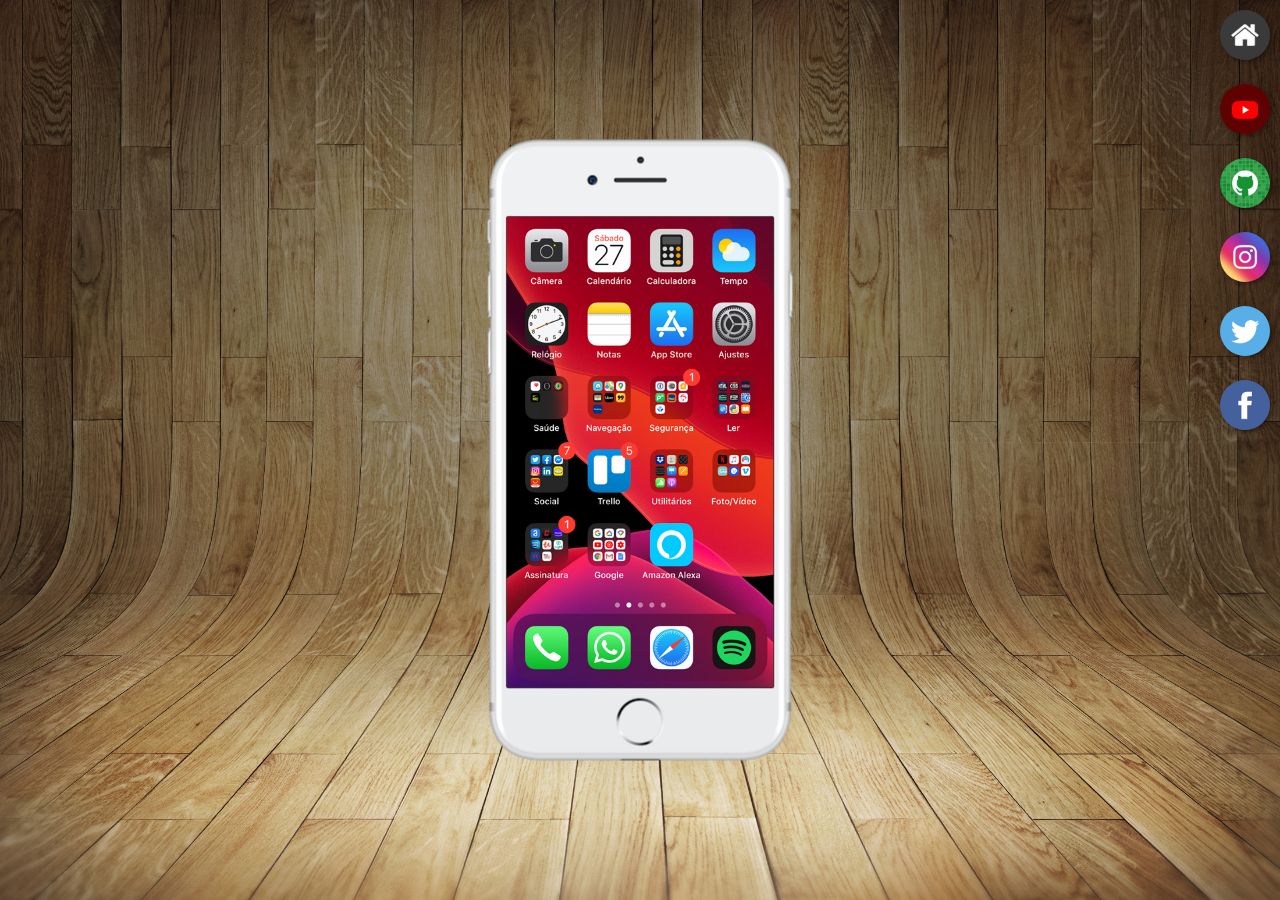
<file: index.html>
<!DOCTYPE html>
<html lang="pt-br">
  <head>
    <meta charset="UTF-8" />
    <meta http-equiv="X-UA-Compatible" content="IE=edge" />
    <meta name="viewport" content="width=device-width, initial-scale=1.0" />
    <link rel="shortcut icon" href="favicon.ico" type="image/x-icon" />
    <link rel="stylesheet" href="estilos/style.css" />
    <title>Projeto Redes Sociais</title>
  </head>
  <body>
    <main>
      <section id="telefone">
        <iframe src="home.html" name="tela" id="tela" frameborder="0"></iframe>
      </section>

      <section id="redes-sociais">
        <a href="home.html" target="tela"
          ><img src="imagens/logo-home.jpg" alt="Home"
        /></a><br>
        <a href="youtube.html" target="tela"
          ><img src="imagens/logo-youtube.jpg" alt="YouTube"
        /></a><br>
        <a href="github.html" target="tela">
          <img src="imagens/logo-github.jpg" alt="GitHub"
        /></a><br>
        <a href="instagram.html" target="tela"
          ><img src="imagens/logo-instagram.jpg" alt=""
        /></a><br>
        <a href="twitter.html" target="tela">
          <img src="imagens/logo-twitter.jpg" alt="Twitter"
        /></a><br>
        <a href="facebook.html" target="tela">
          <img
            src="imagens/logo-facebook.jpg"
            alt="Facebook
            "
        /></a>
      </section>
    </main>
  </body>
</html>
</file>
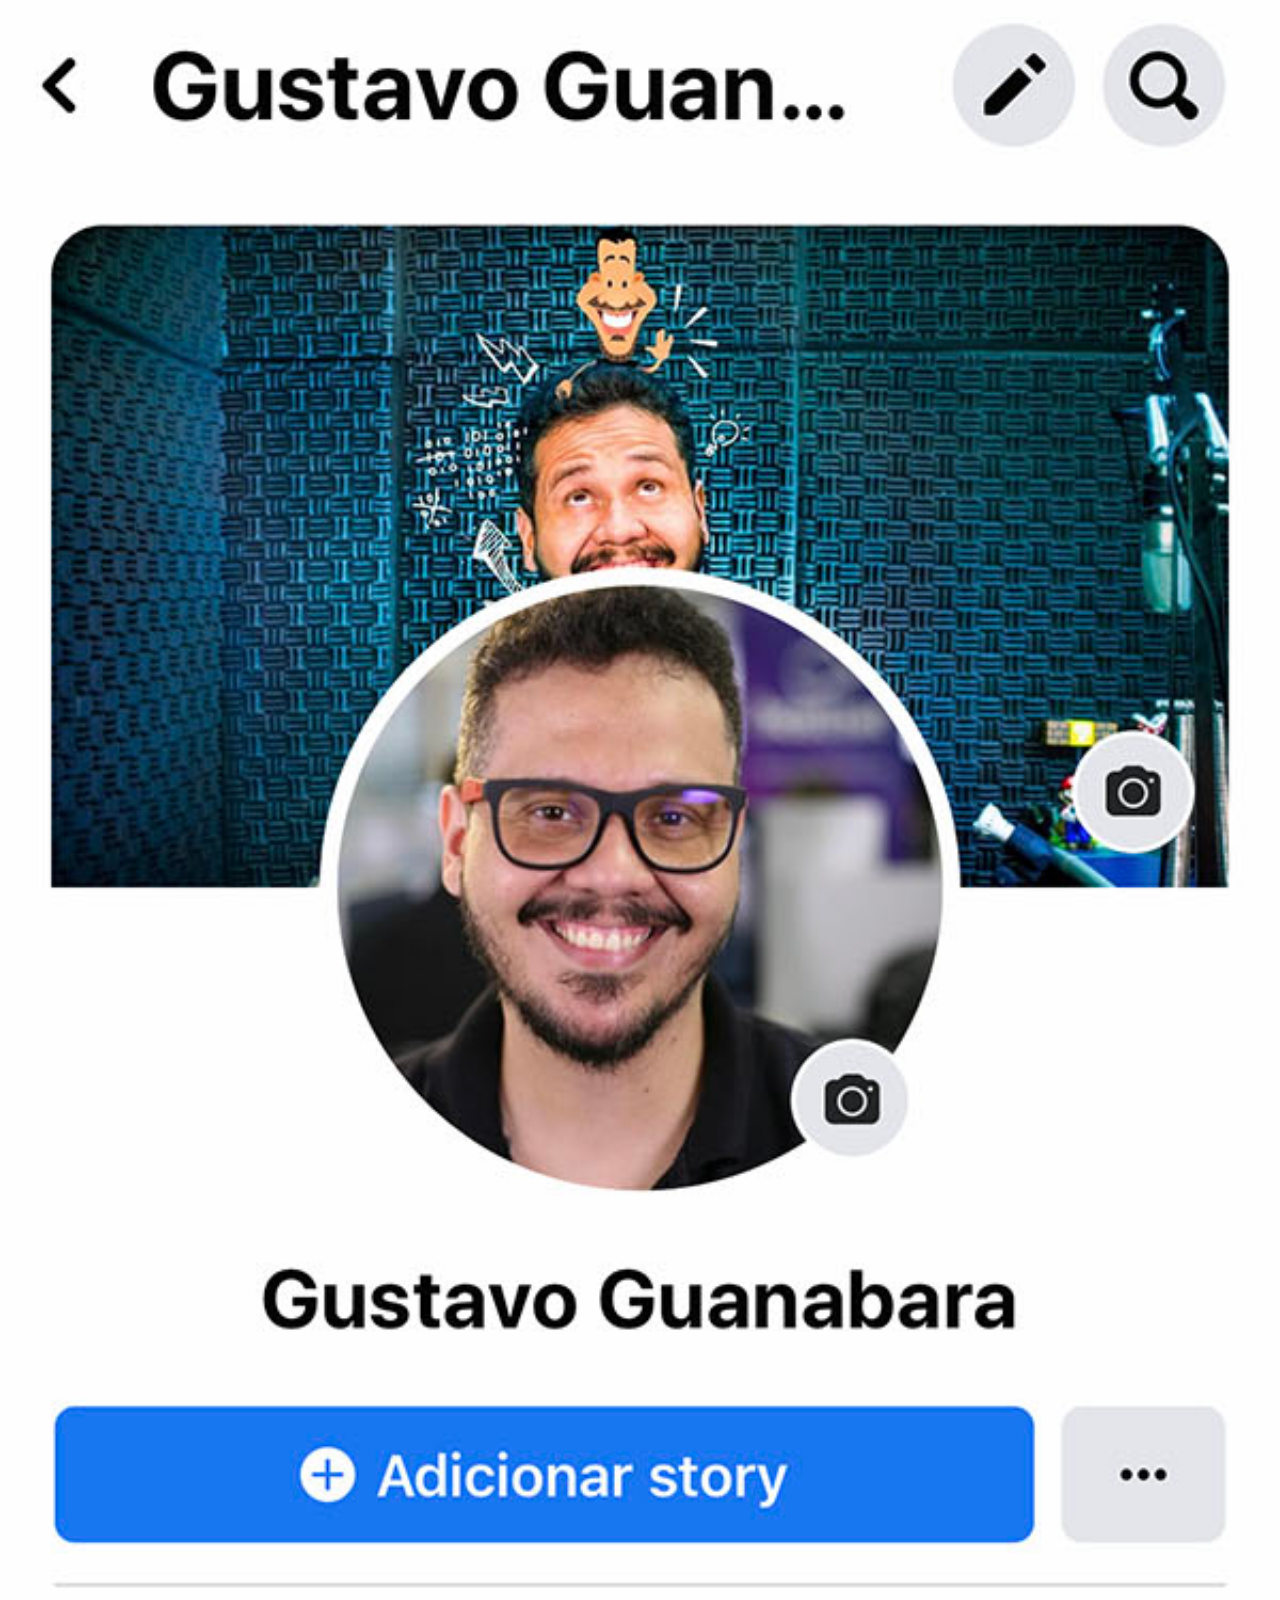
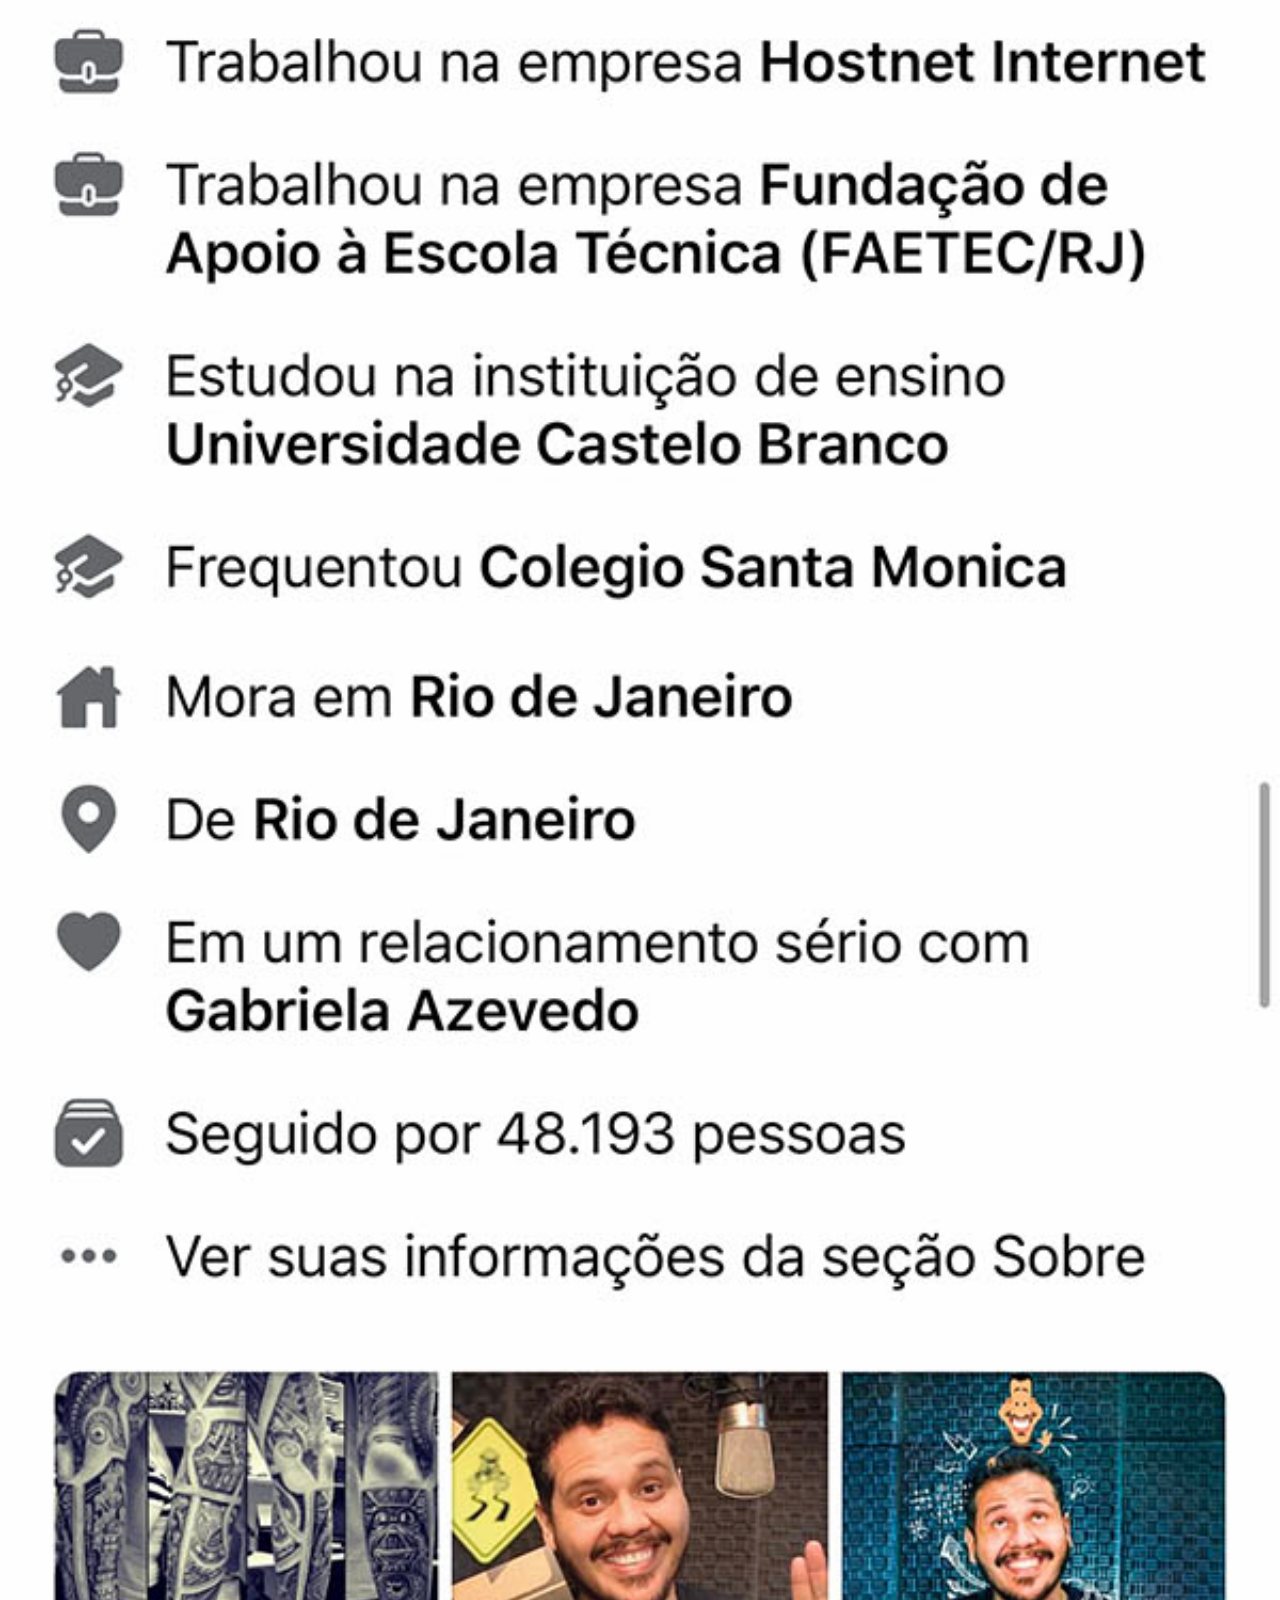
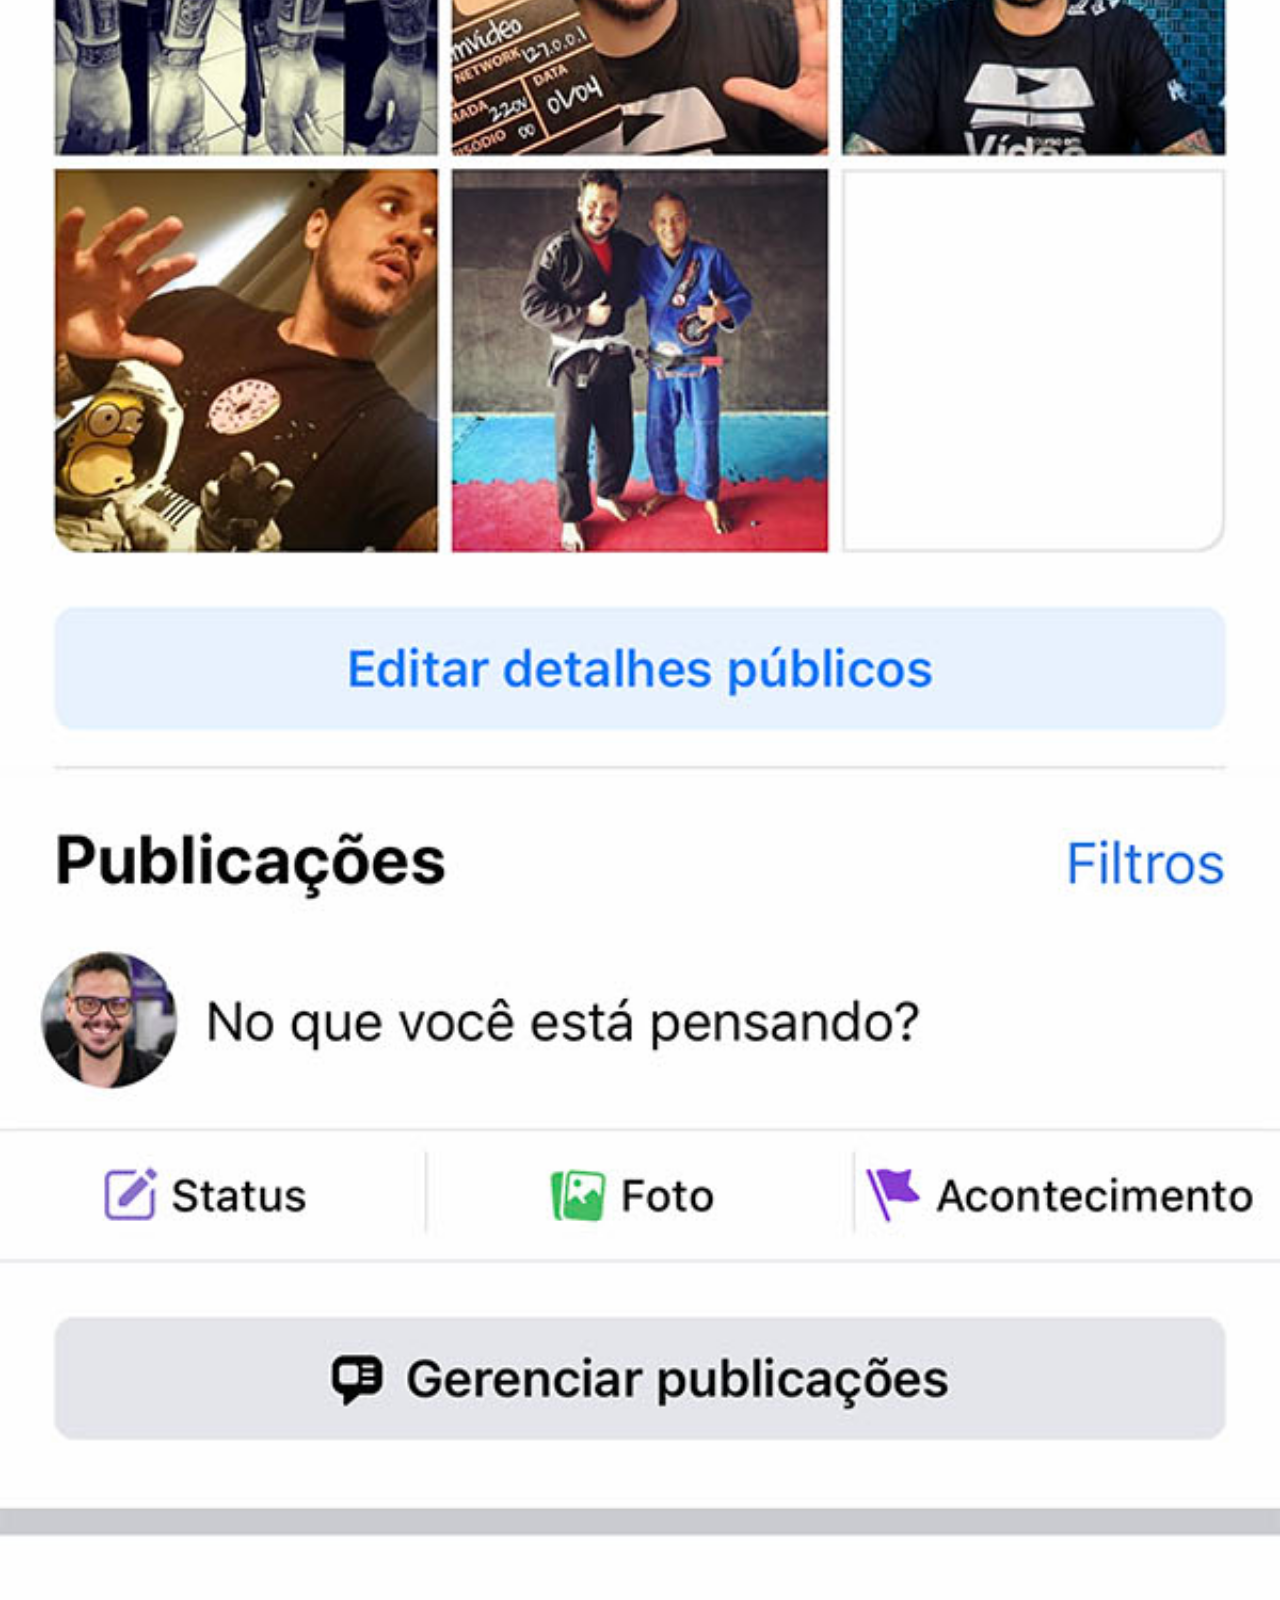
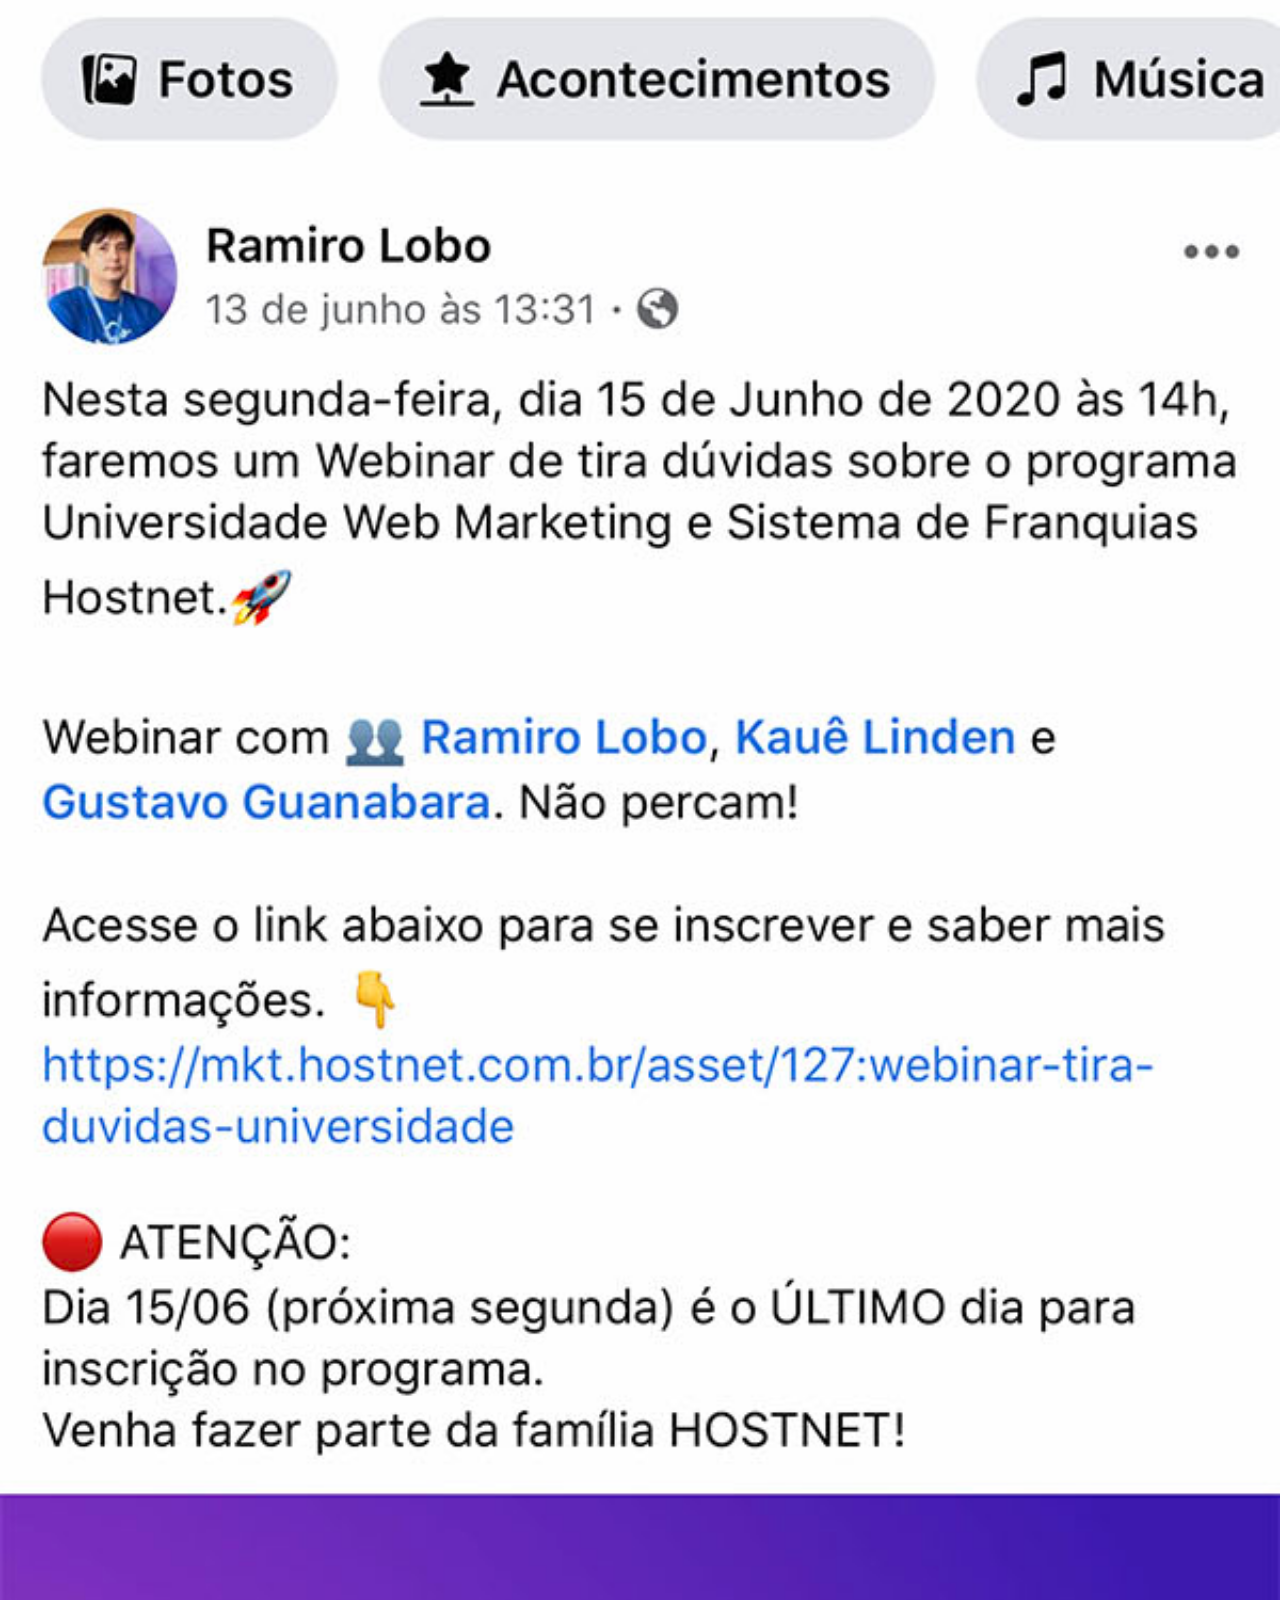
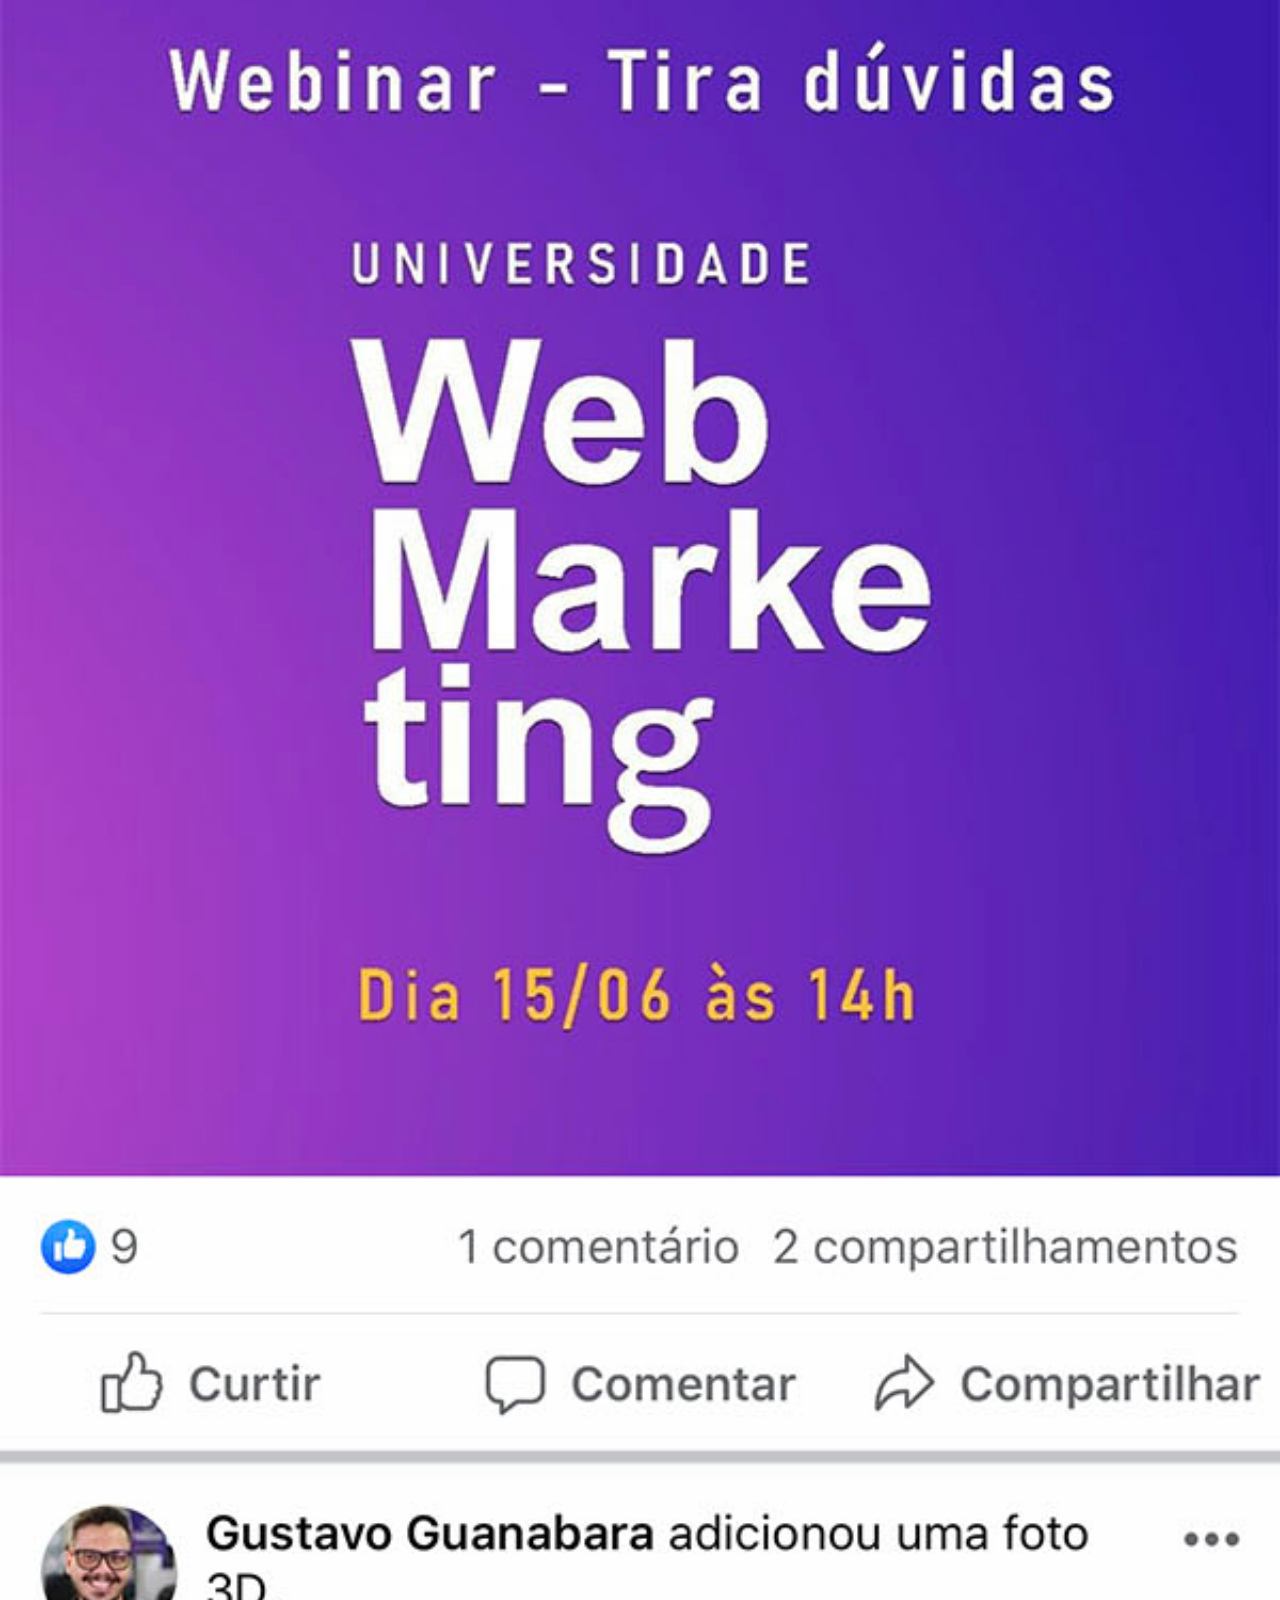
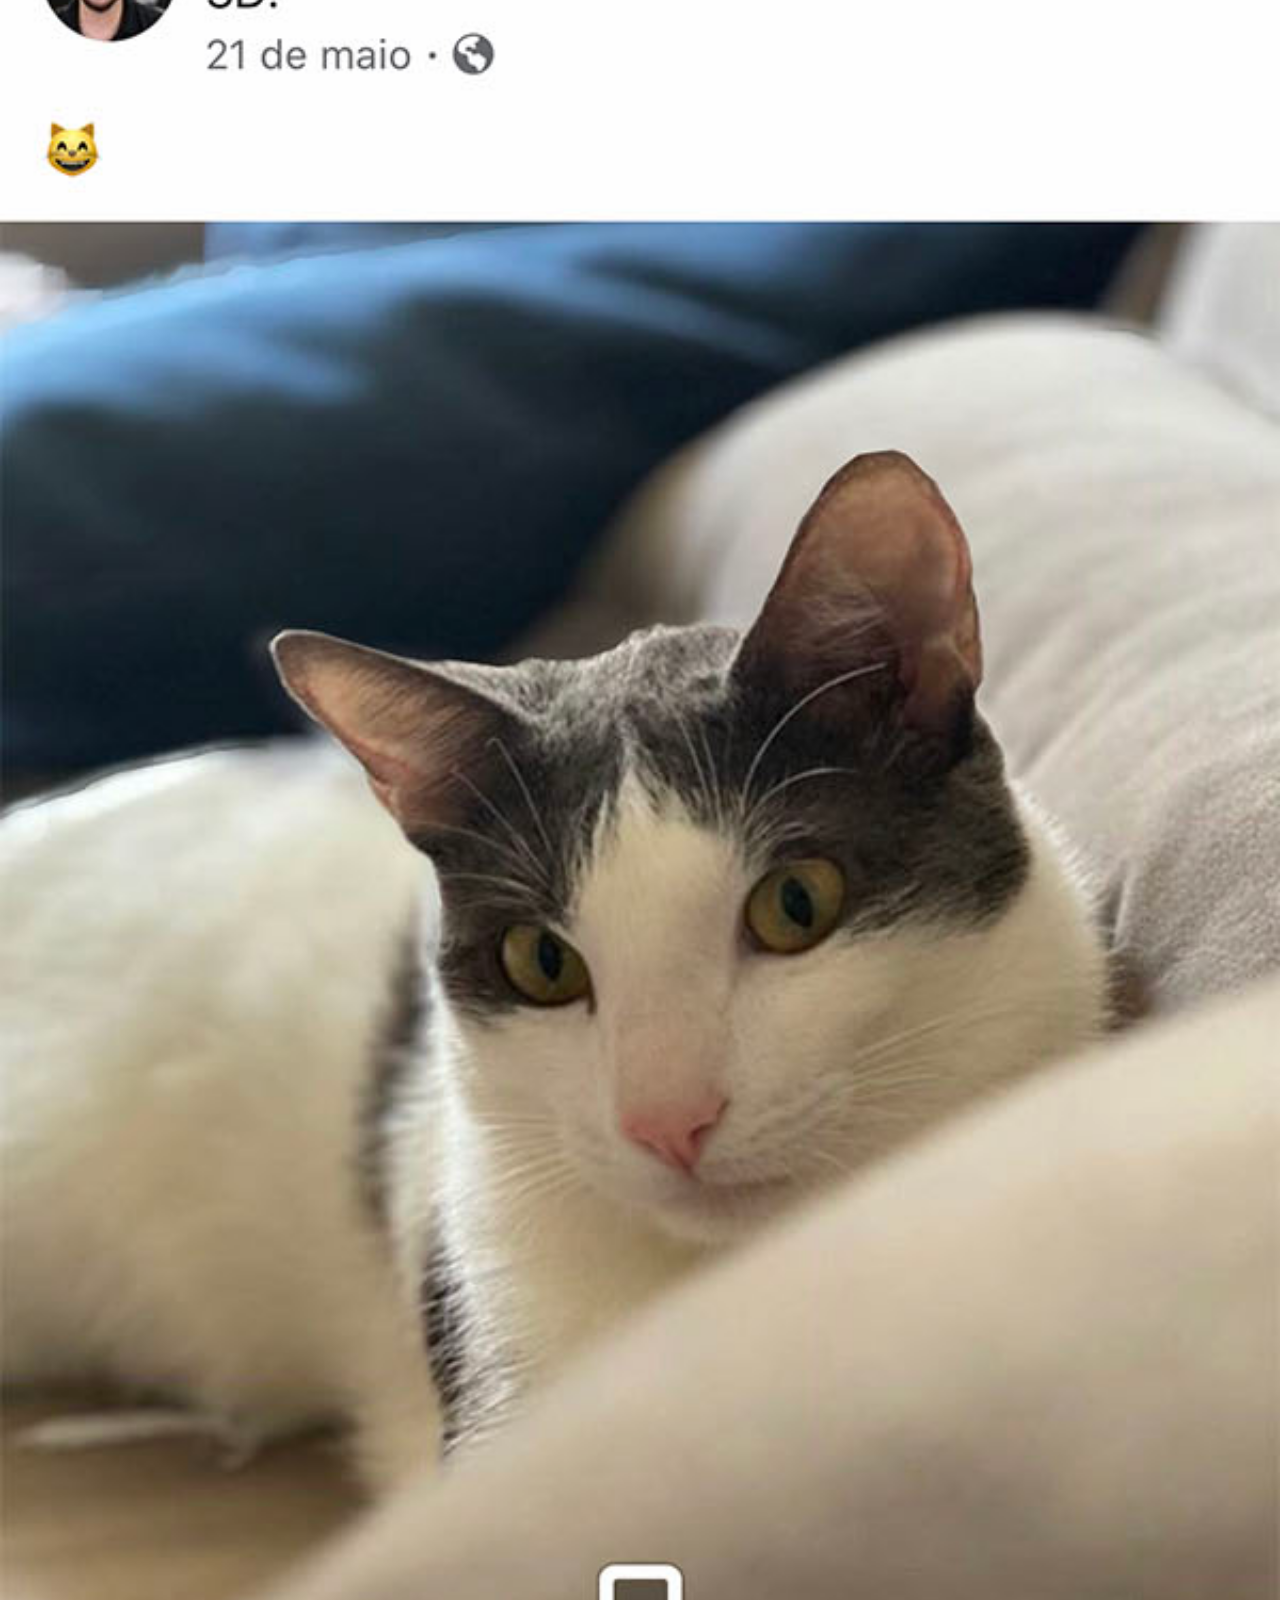
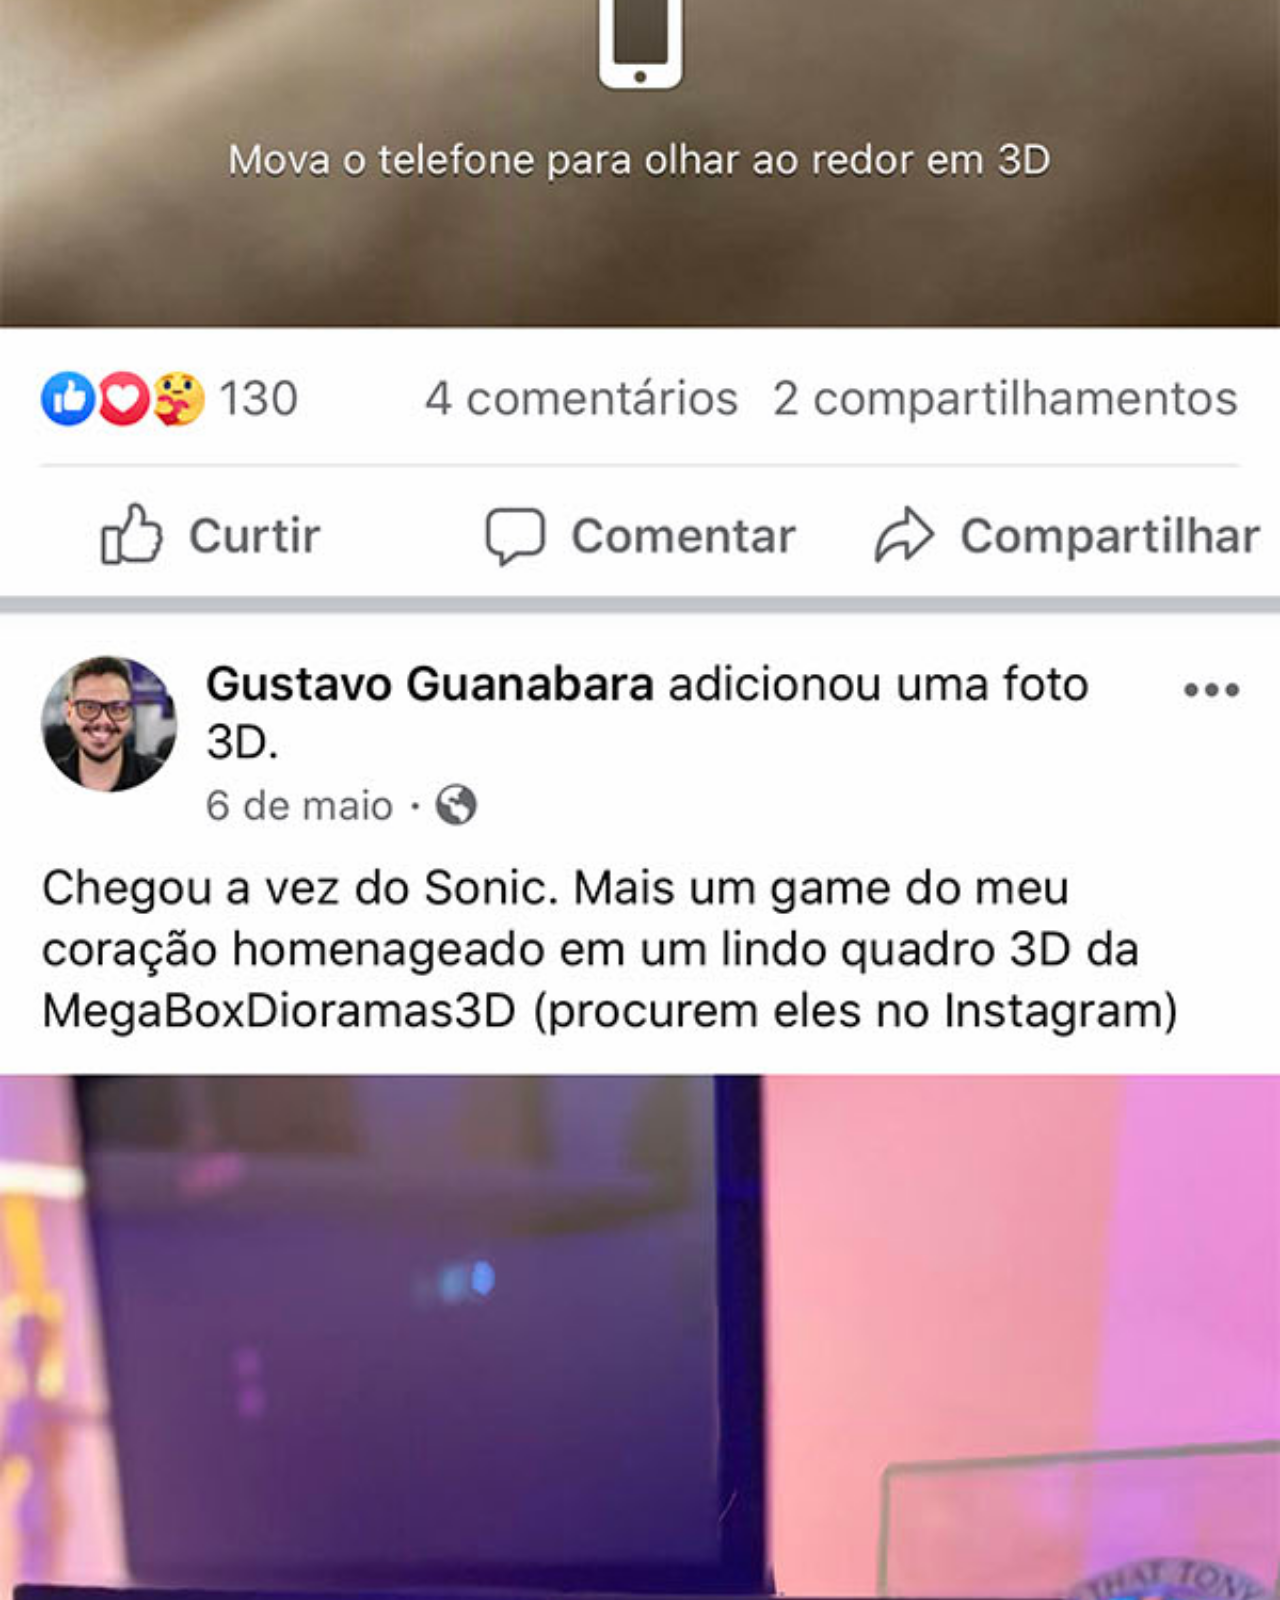
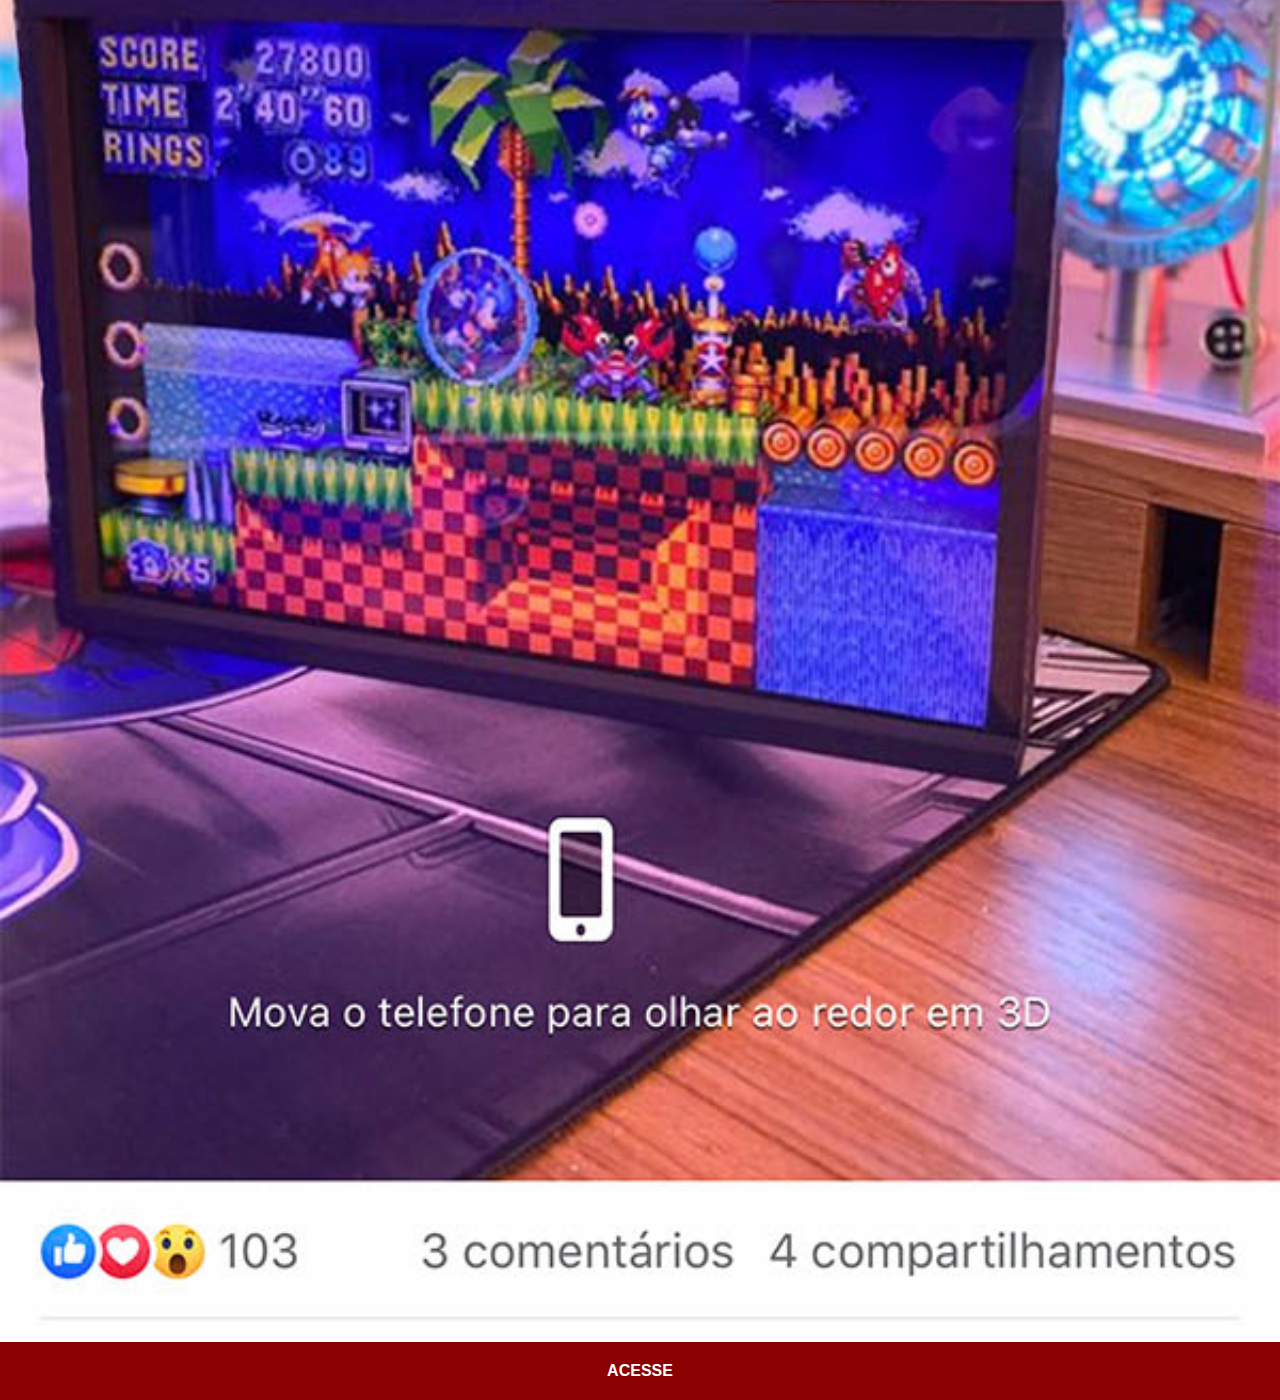
<file: facebook.html>
<!DOCTYPE html>
<html lang="pt-br">
  <head>
    <meta charset="UTF-8" />
    <meta http-equiv="X-UA-Compatible" content="IE=edge" />
    <meta name="viewport" content="width=device-width, initial-scale=1.0" />
    <title>Facebook</title>
    <link rel="stylesheet" href="estilos/social.css">
   
  </head>
  <body>
    <img src="imagens/tela-facebook.jpg" alt="Facebook" />
    <a href="https://www.facebook.com/gustavoguanabara/?locale=pt_BR" target="_blank">
      ACESSE</a
    >
  </body>
</html>
</file>
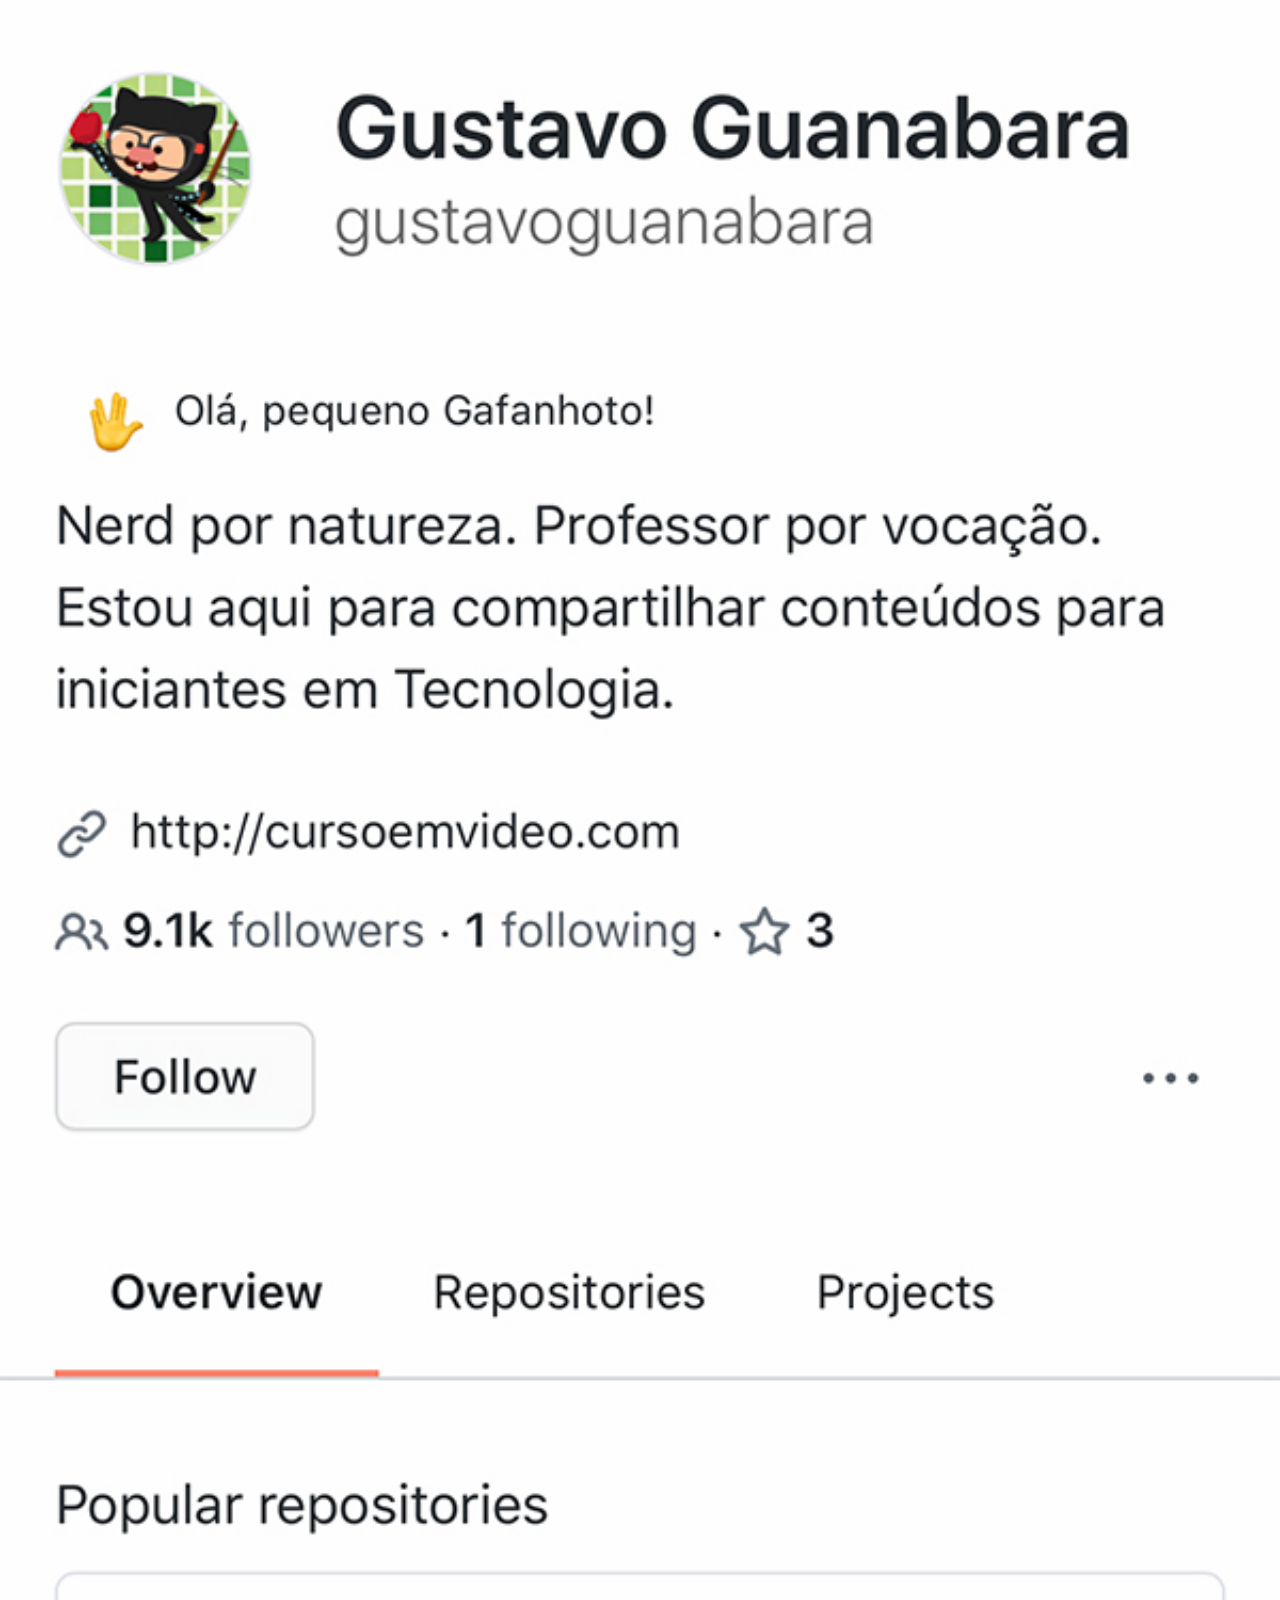
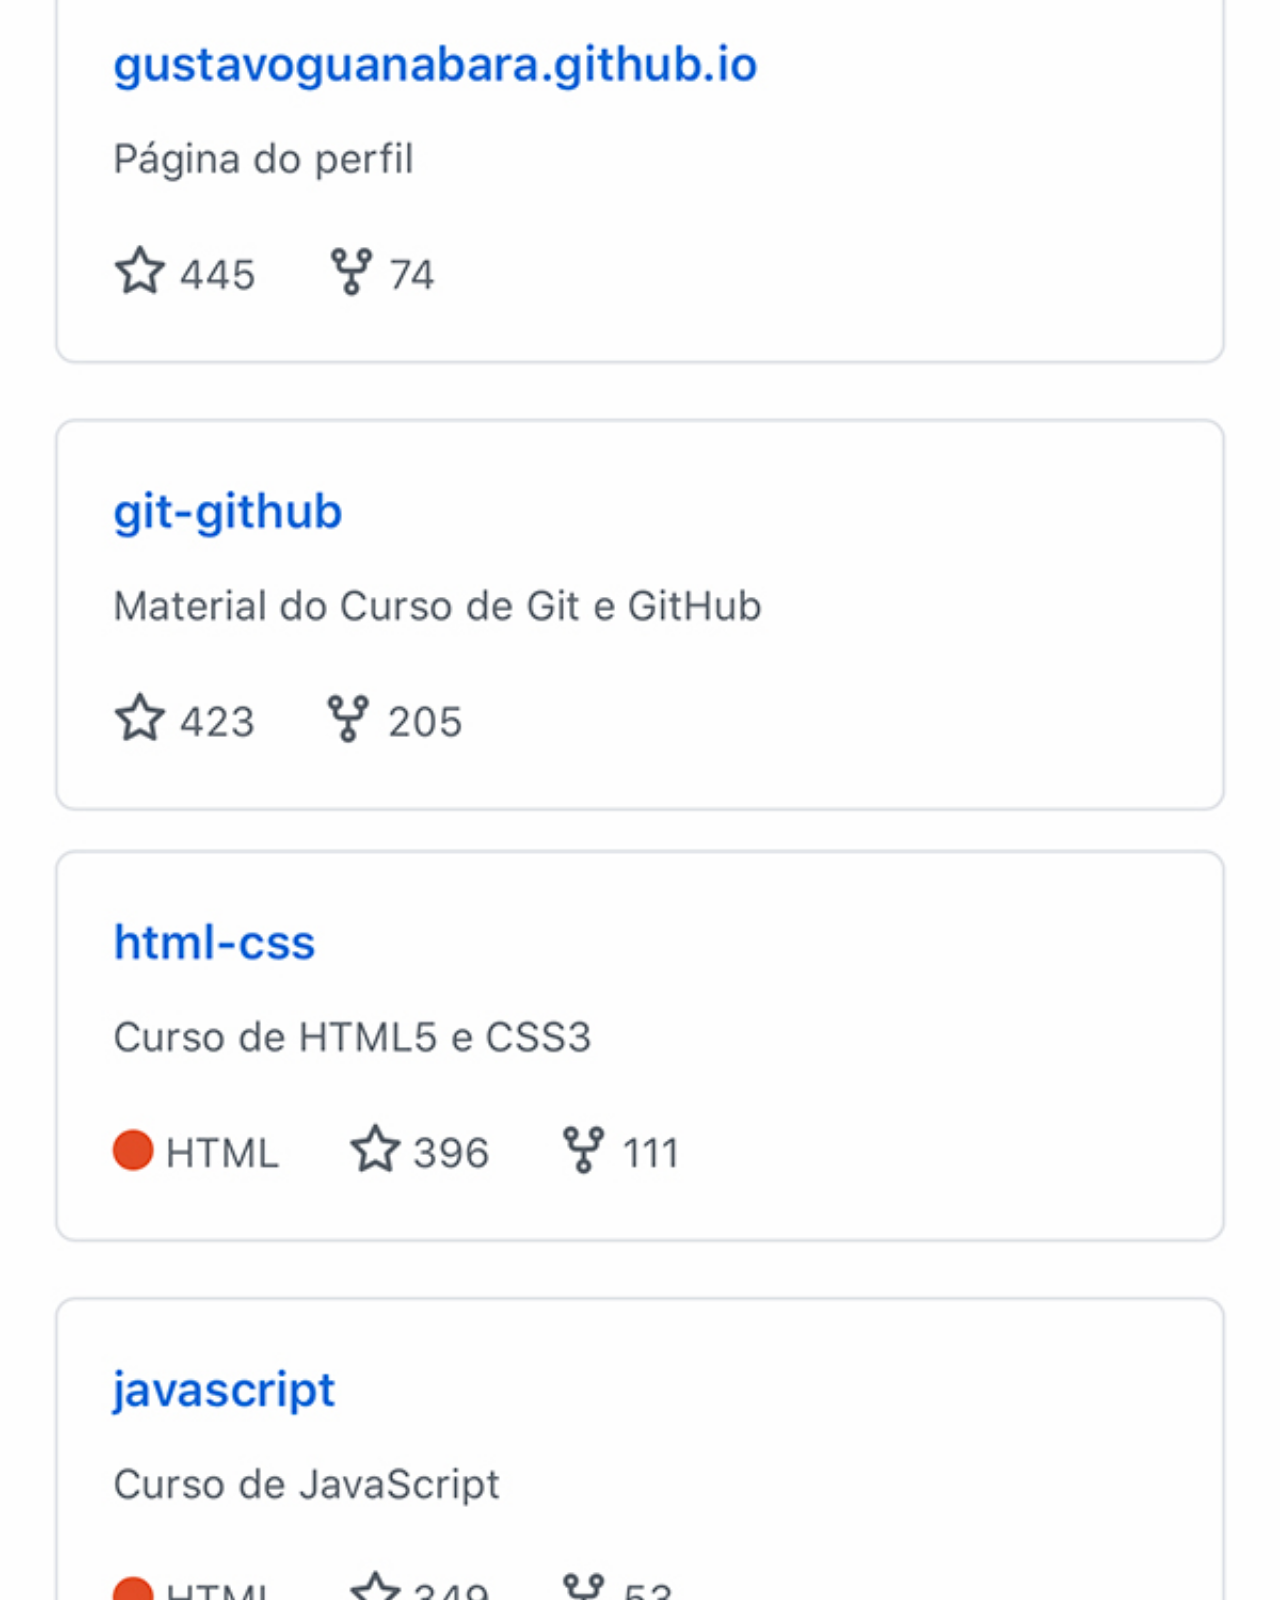
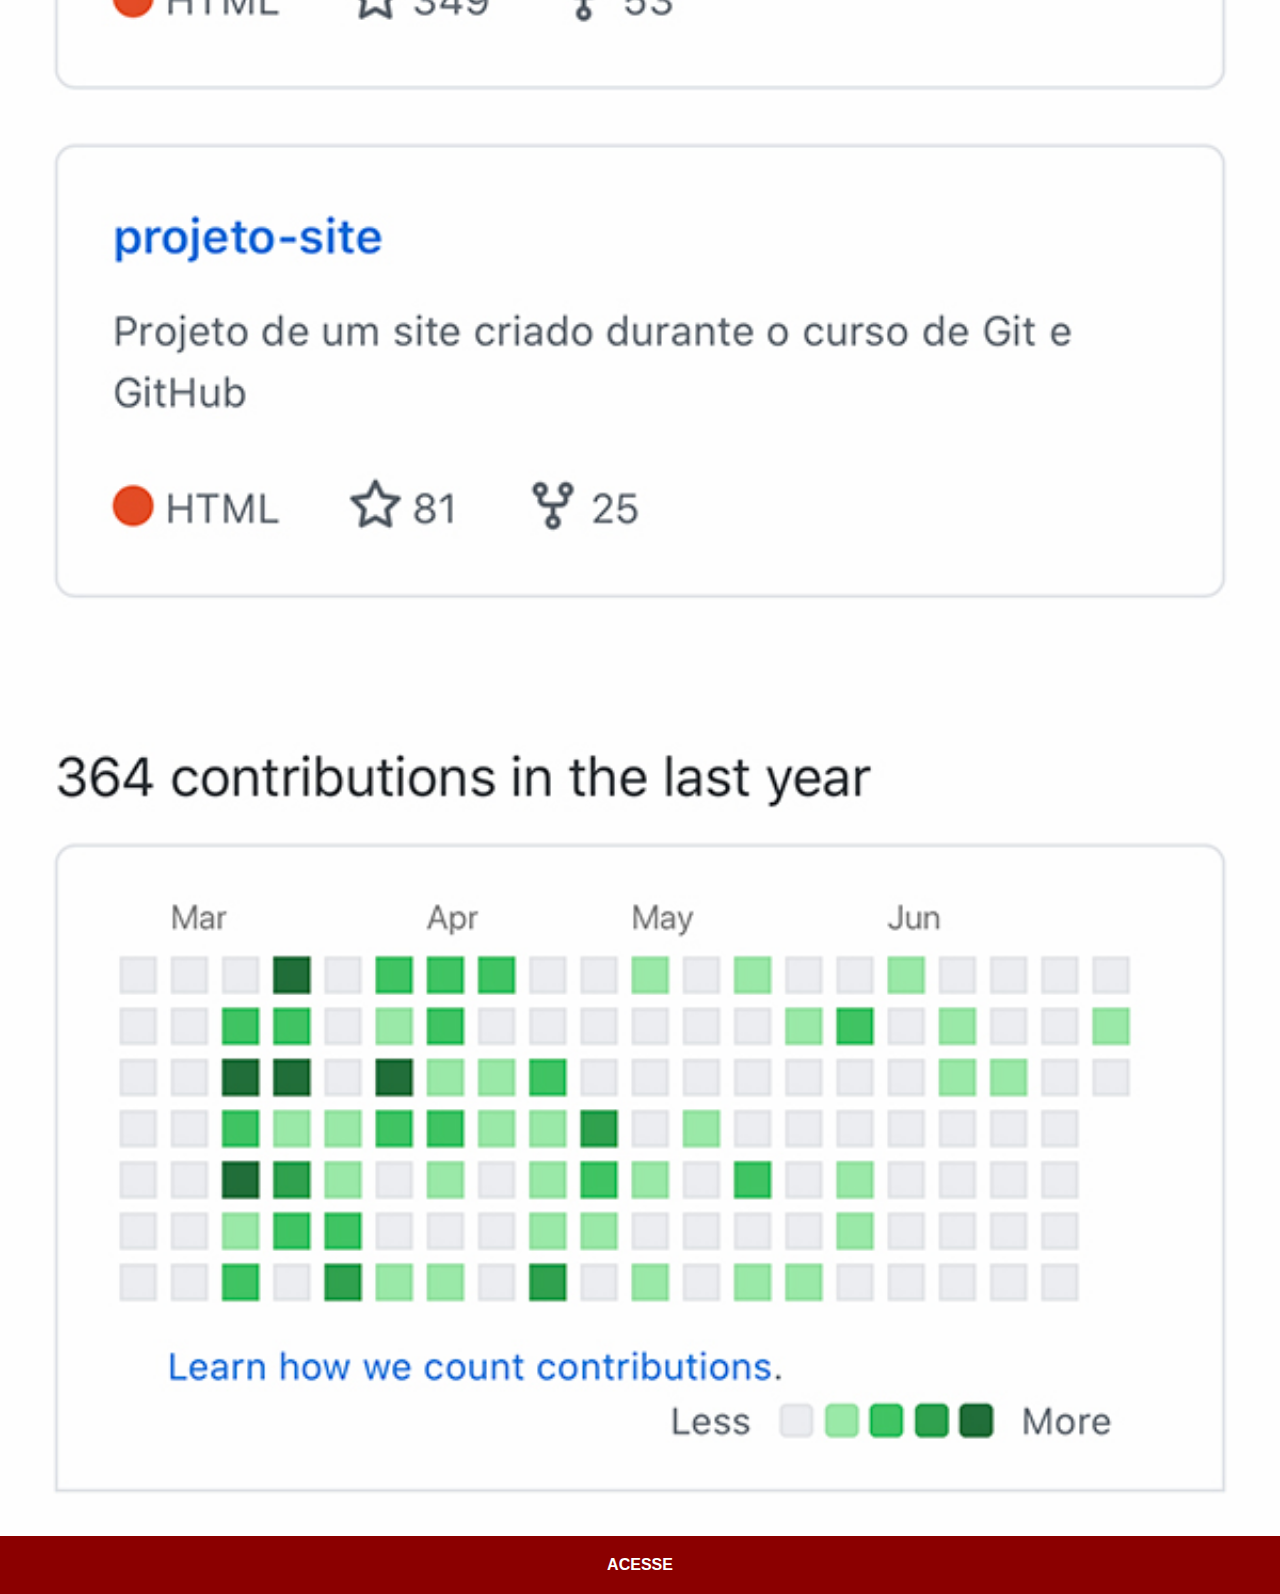
<file: github.html>
<!DOCTYPE html>
<html lang="pt-br">
  <head>
    <meta charset="UTF-8" />
    <meta http-equiv="X-UA-Compatible" content="IE=edge" />
    <meta name="viewport" content="width=device-width, initial-scale=1.0" />
    <title>Github</title>
    <link rel="stylesheet" href="estilos/social.css">
   
  </head>
  <body>
    <img src="imagens/tela-github.jpg" alt="GitHub" />
    <a href="https://github.com/gustavoguanabara" target="_blank">
      ACESSE</a
    >
  </body>
</html>
</file>
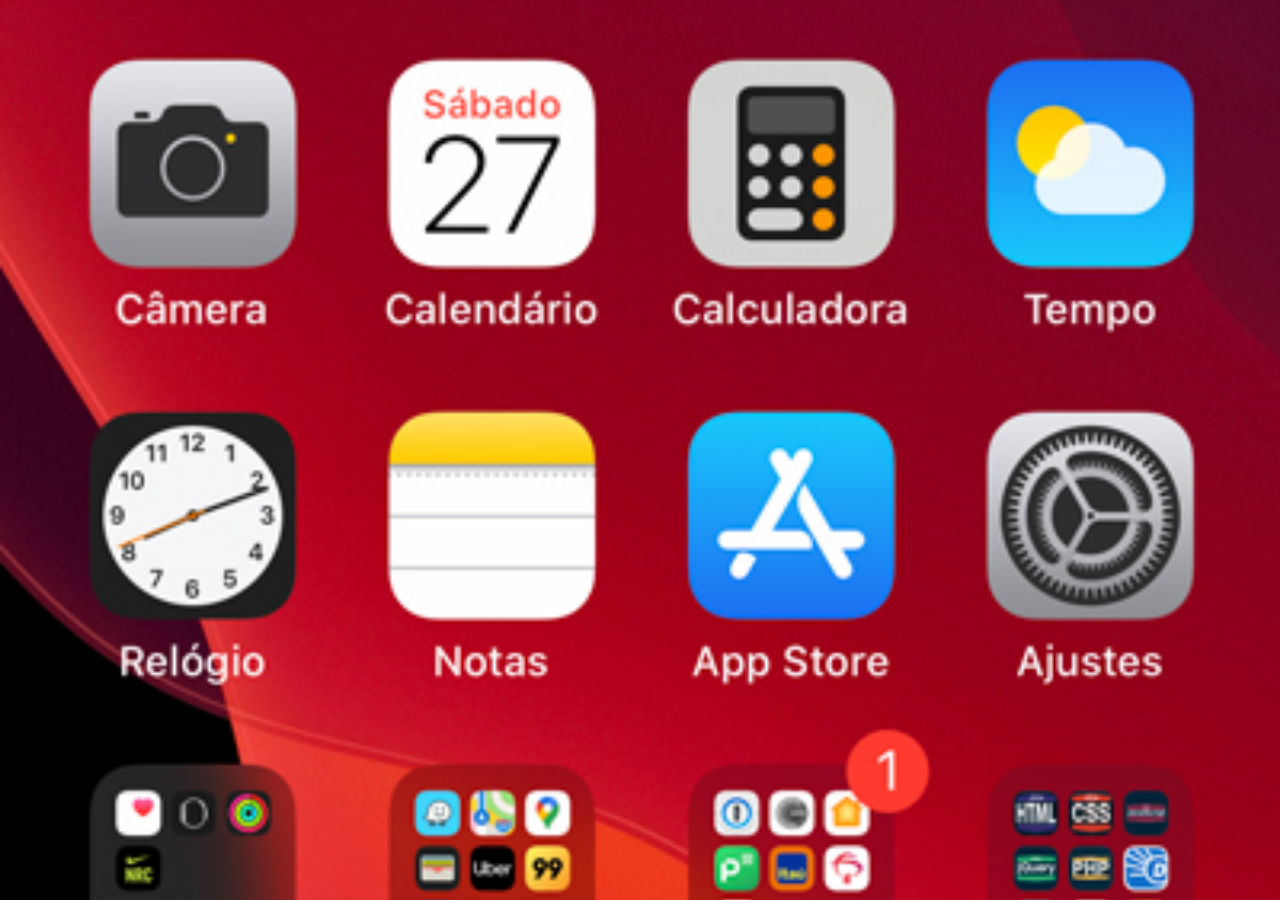
<file: home.html>
<!DOCTYPE html>
<html lang="pt-br">
<head>
    <meta charset="UTF-8">
    <meta http-equiv="X-UA-Compatible" content="IE=edge">
    <meta name="viewport" content="width=device-width, initial-scale=1.0">
    <title>Home</title>
</head>
<style>
    *{margin: 0px;
        padding: 0px;
    }
    body {
        width: 100vw;
        height: 100vh;
        background:  black url('imagens/tela-home.jpg') no-repeat top center;
        background-size: cover;
    }
</style>
<body>
    
</body>
</html>
</file>
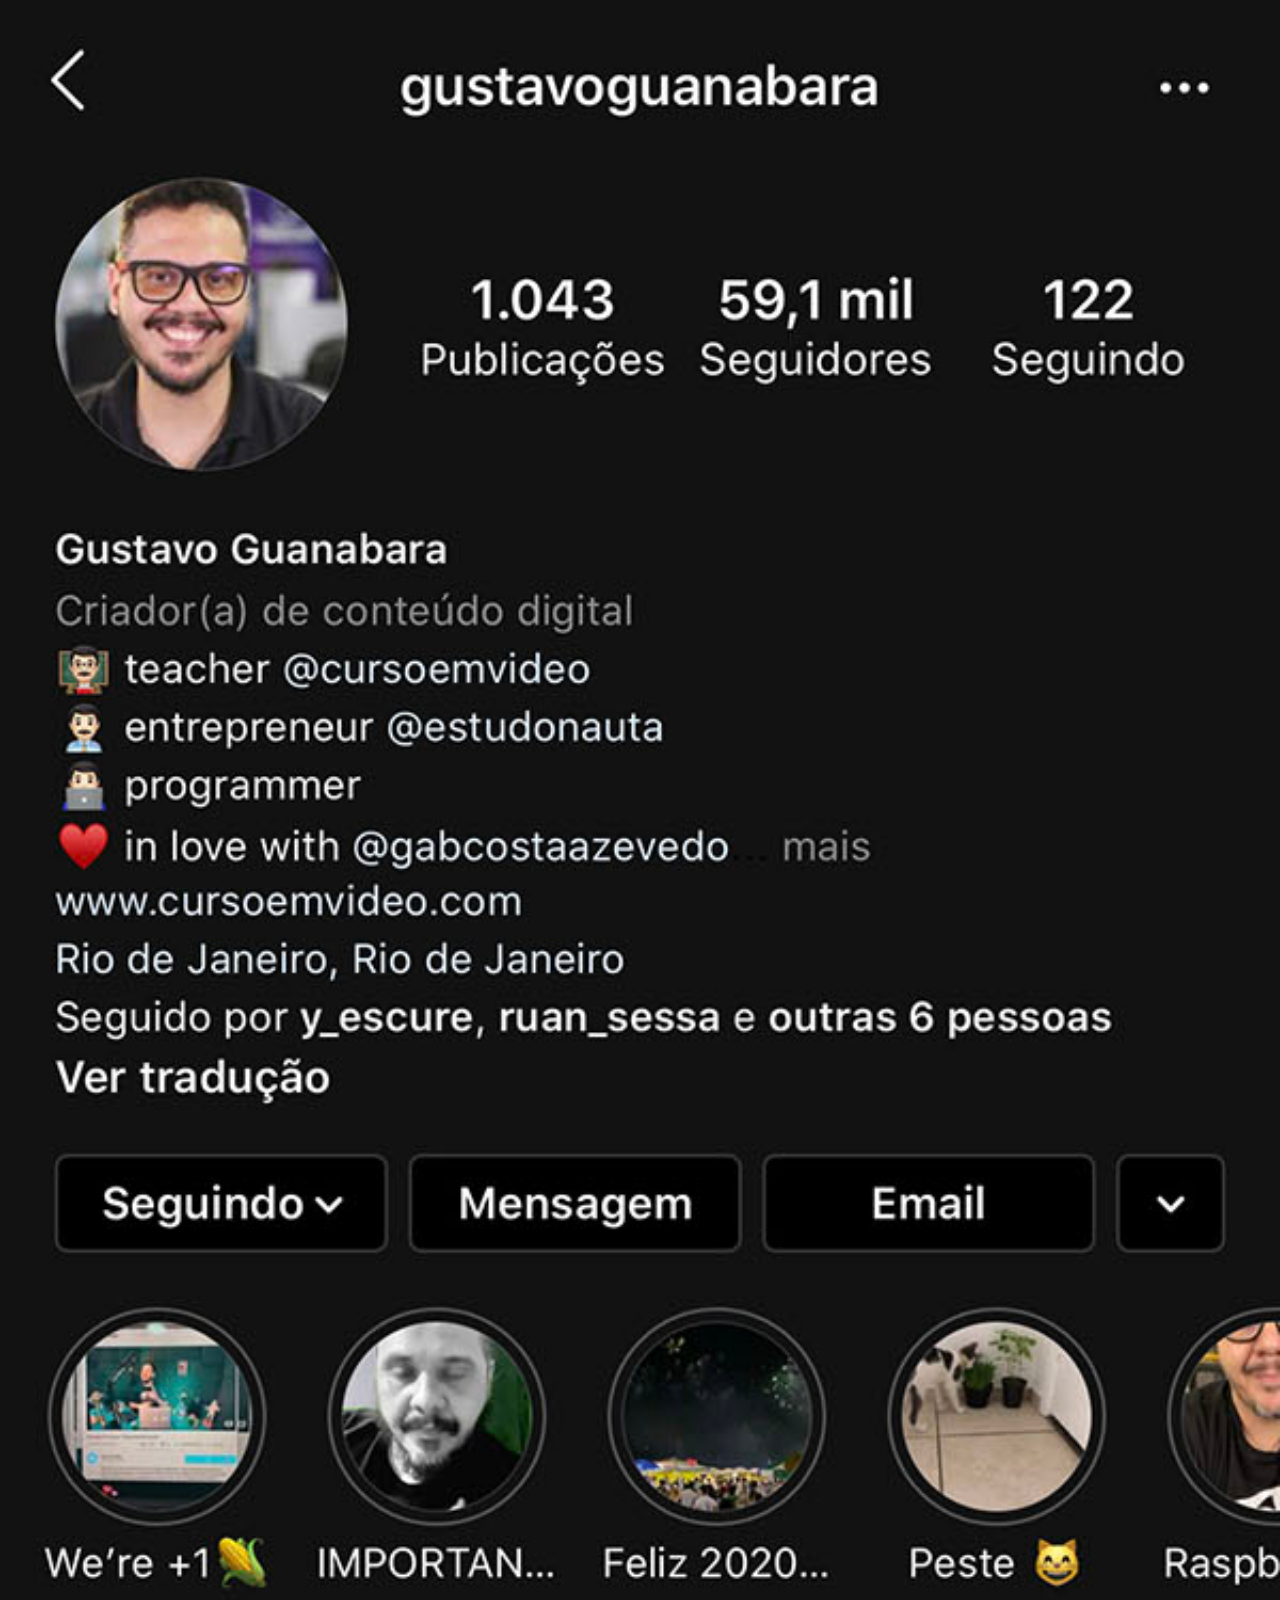
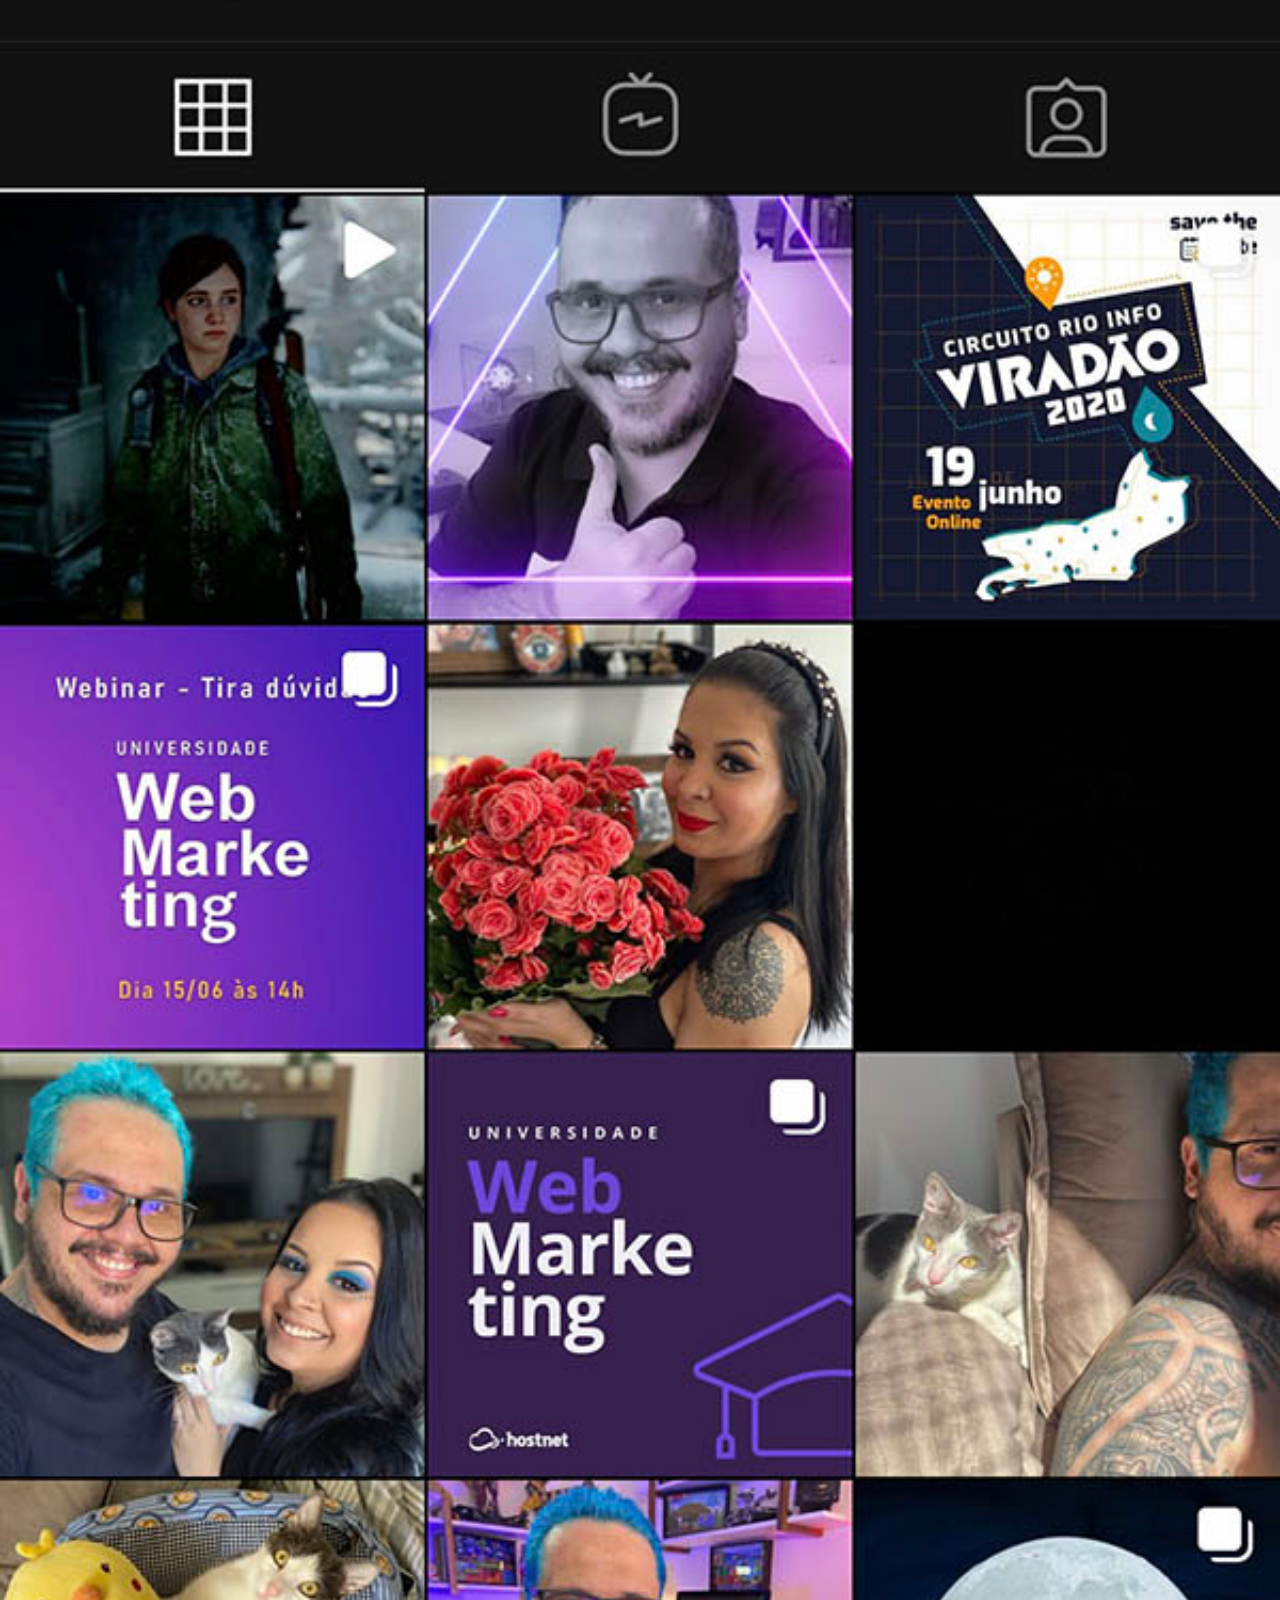
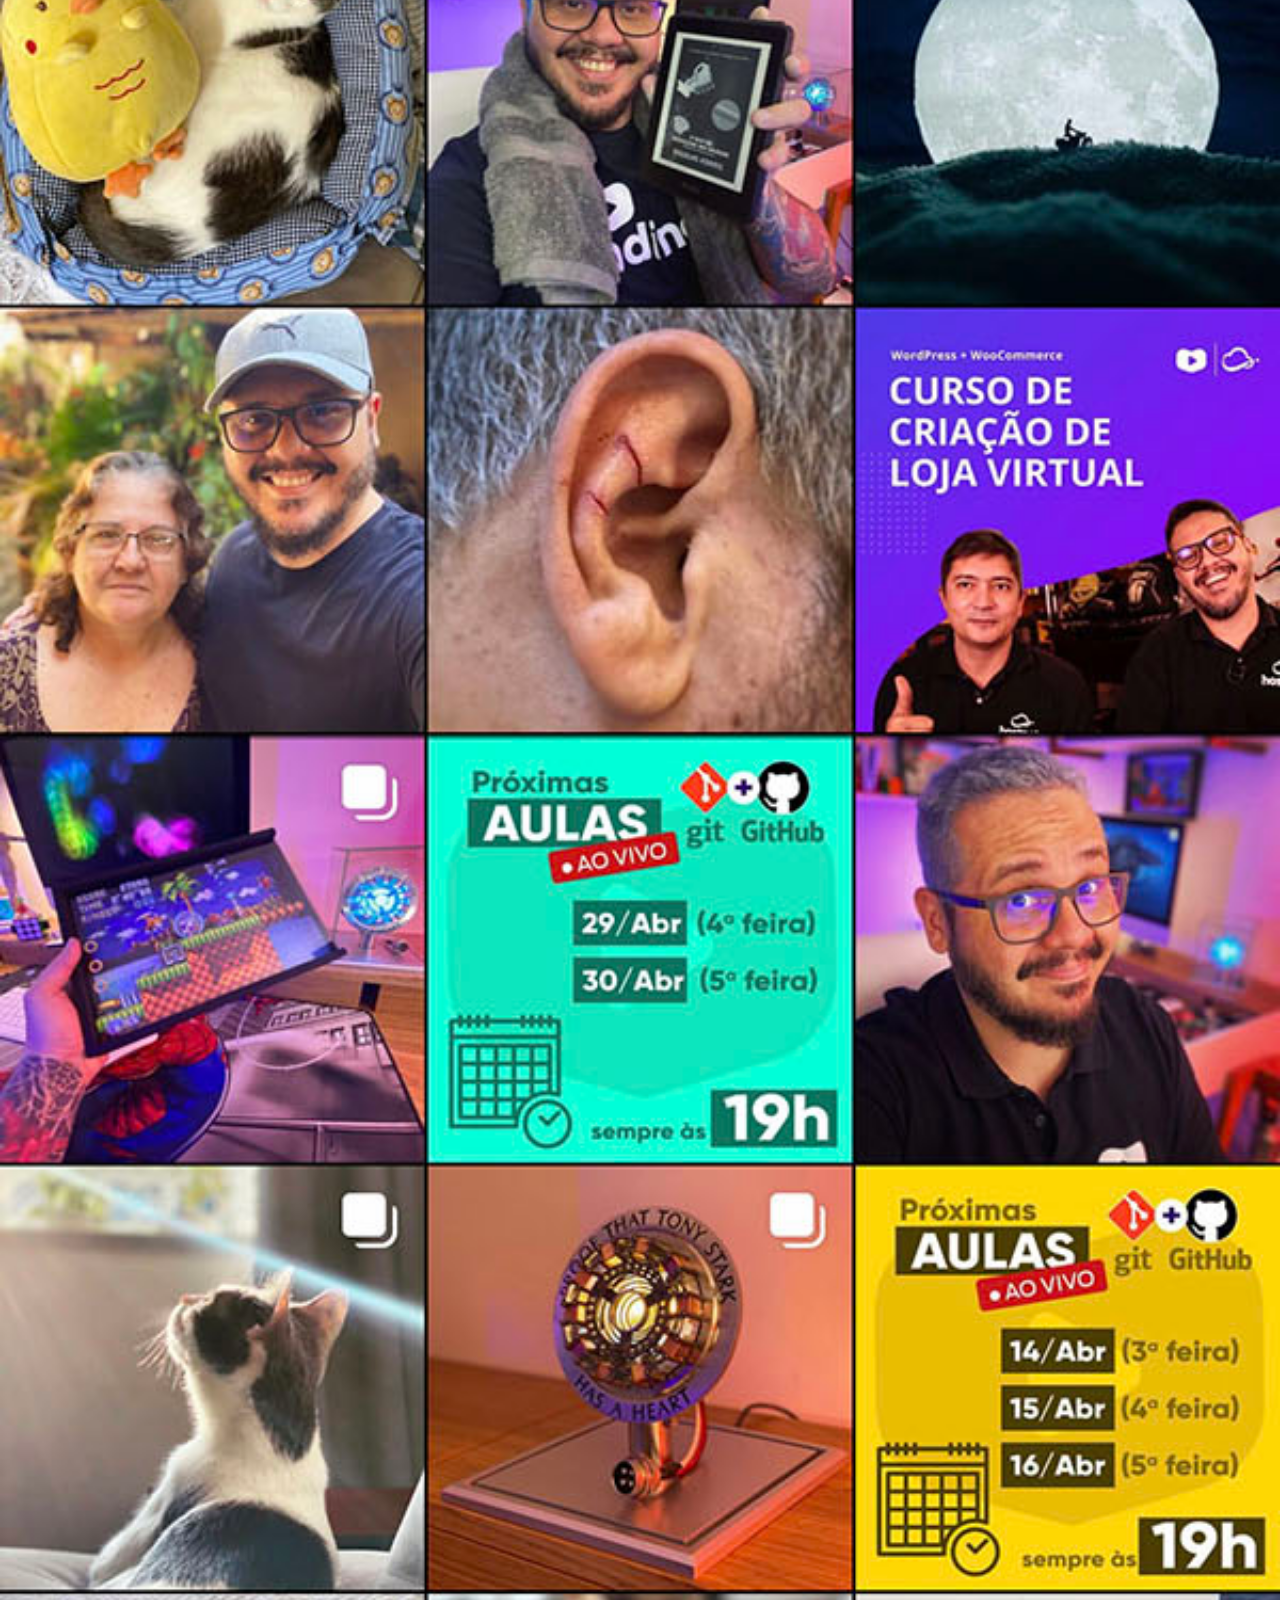
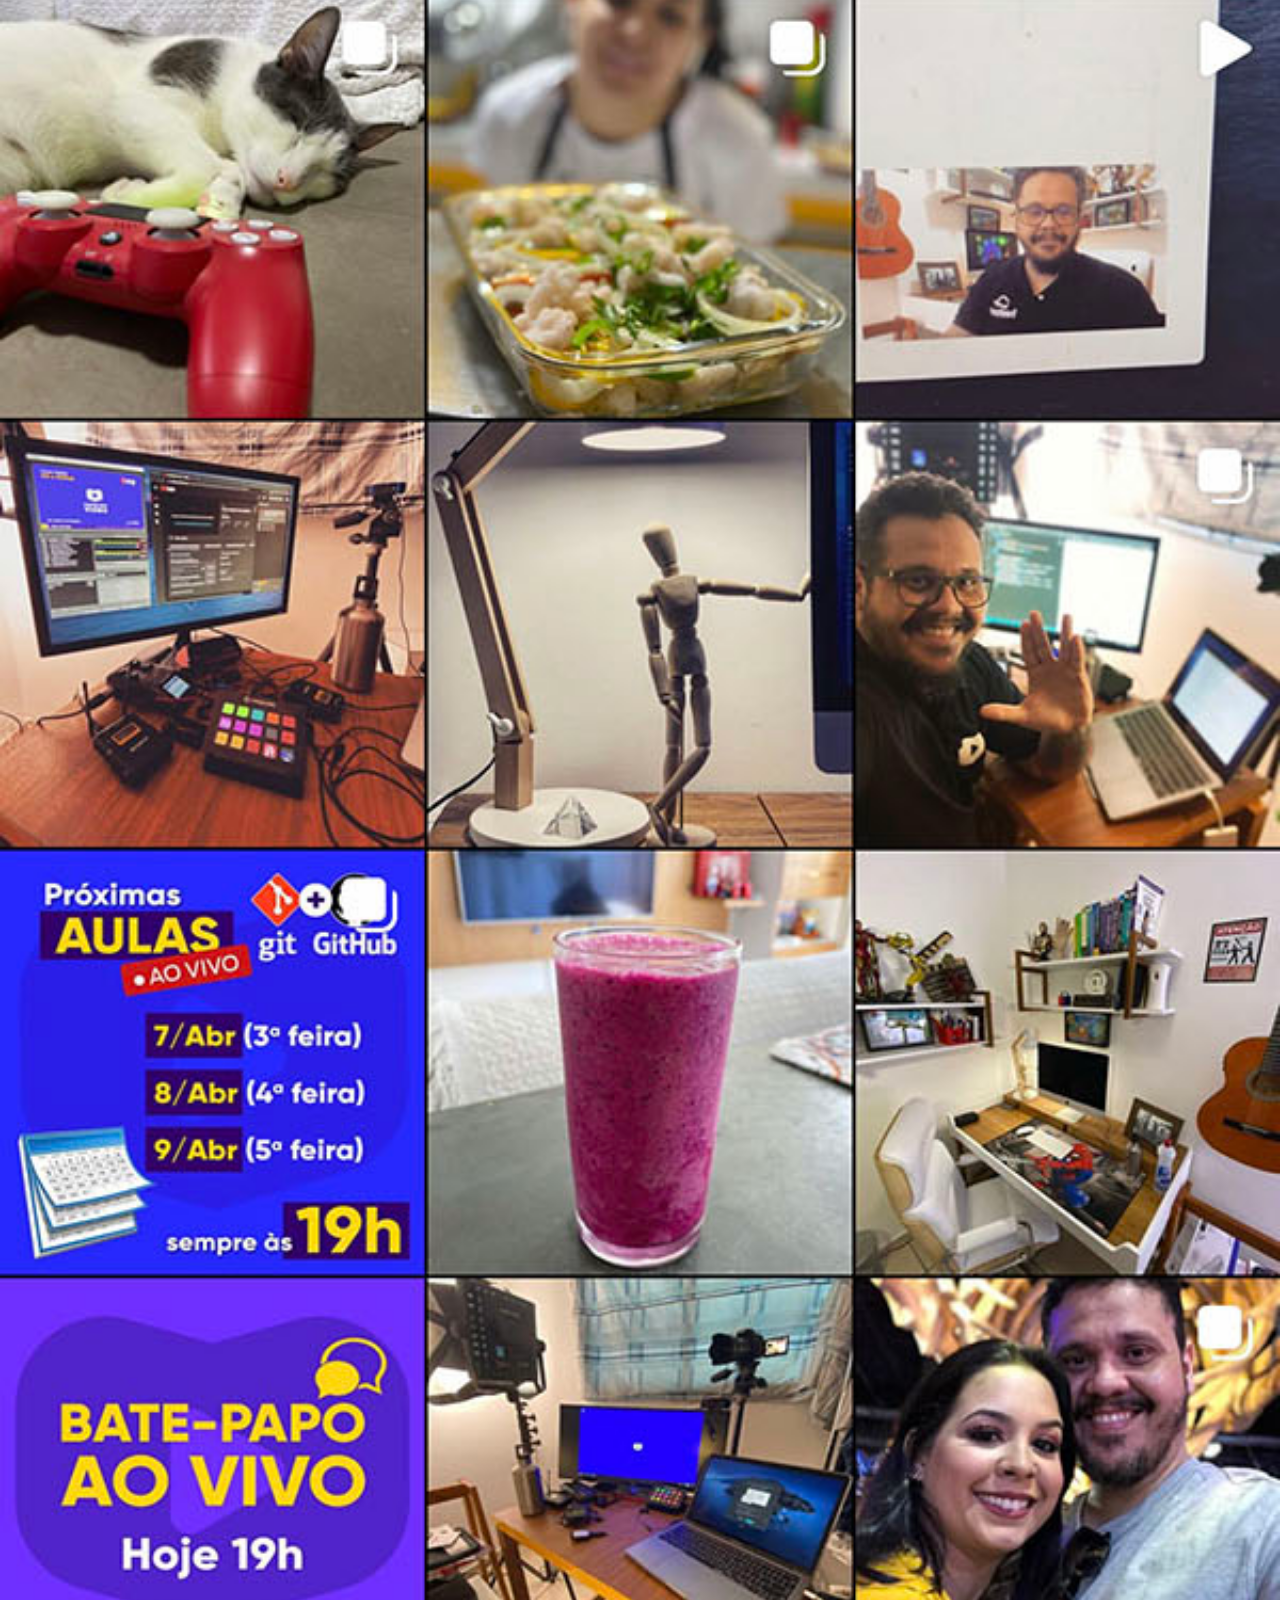
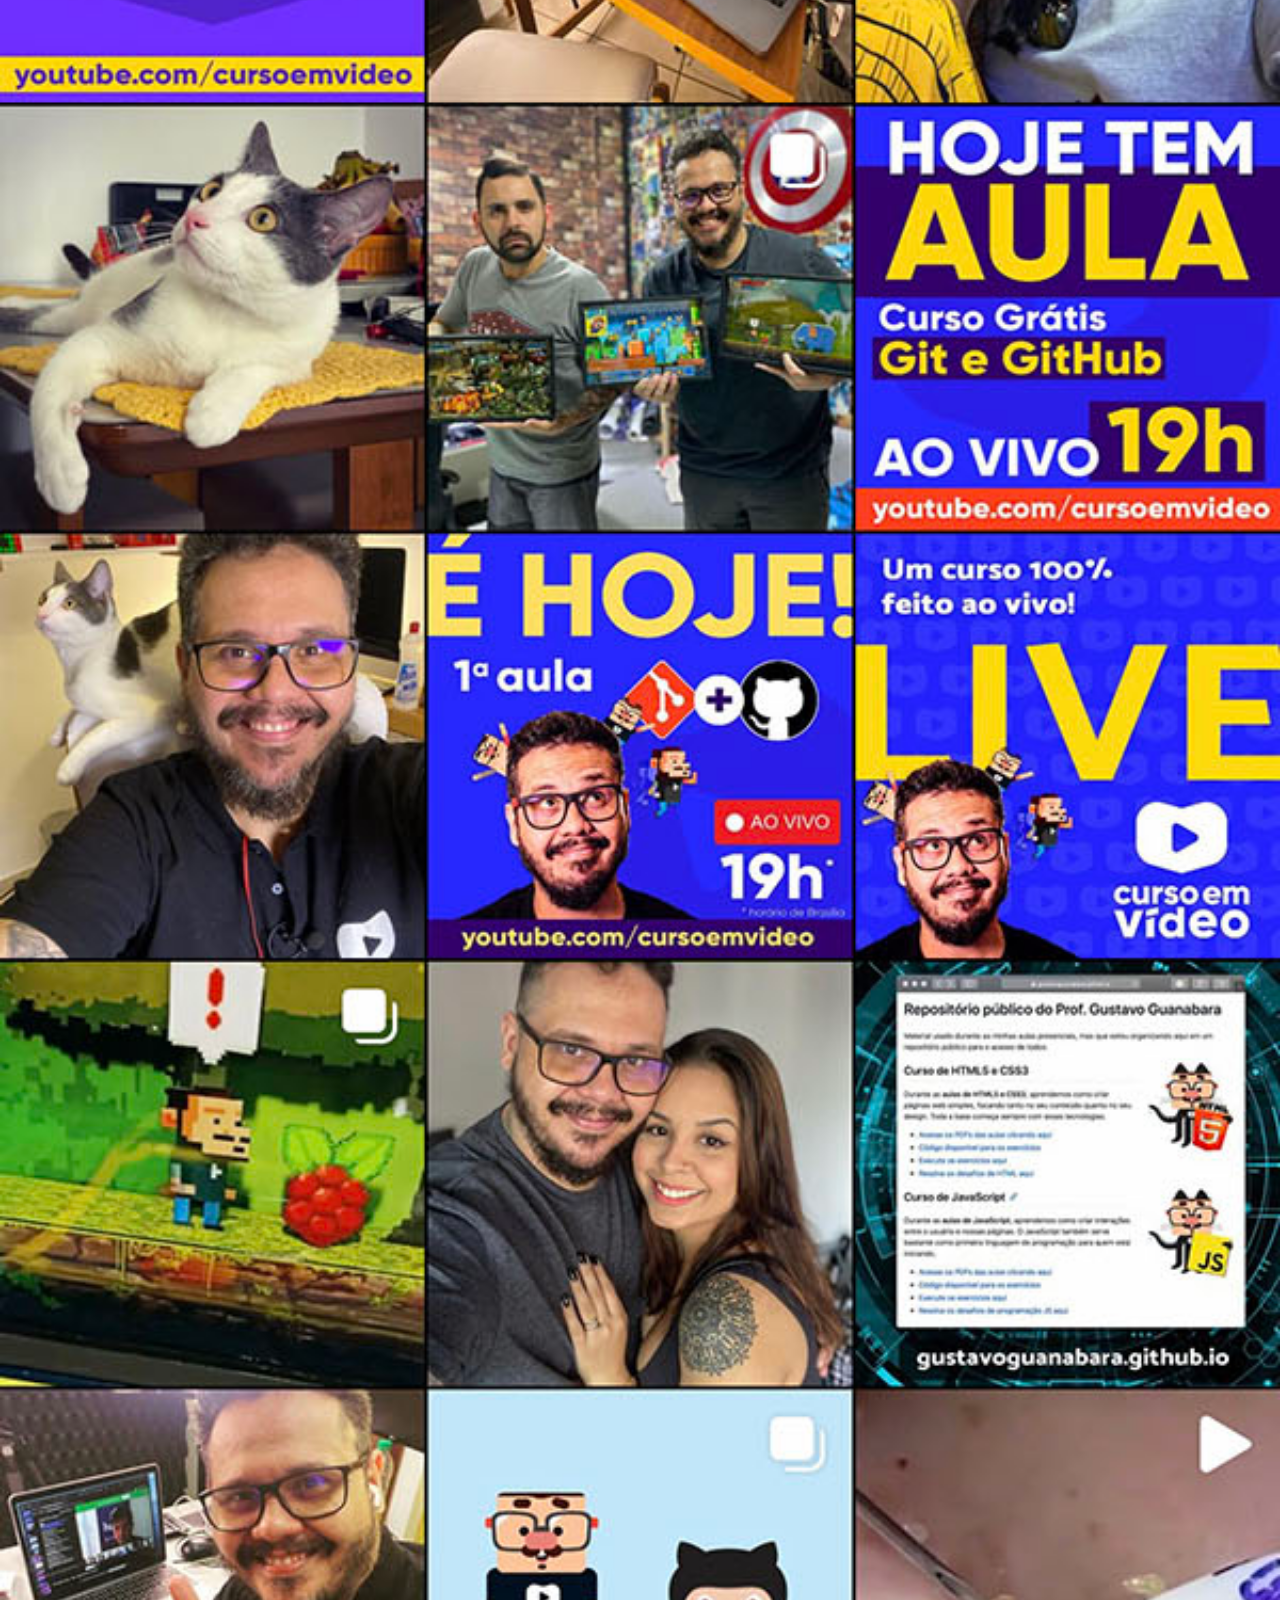
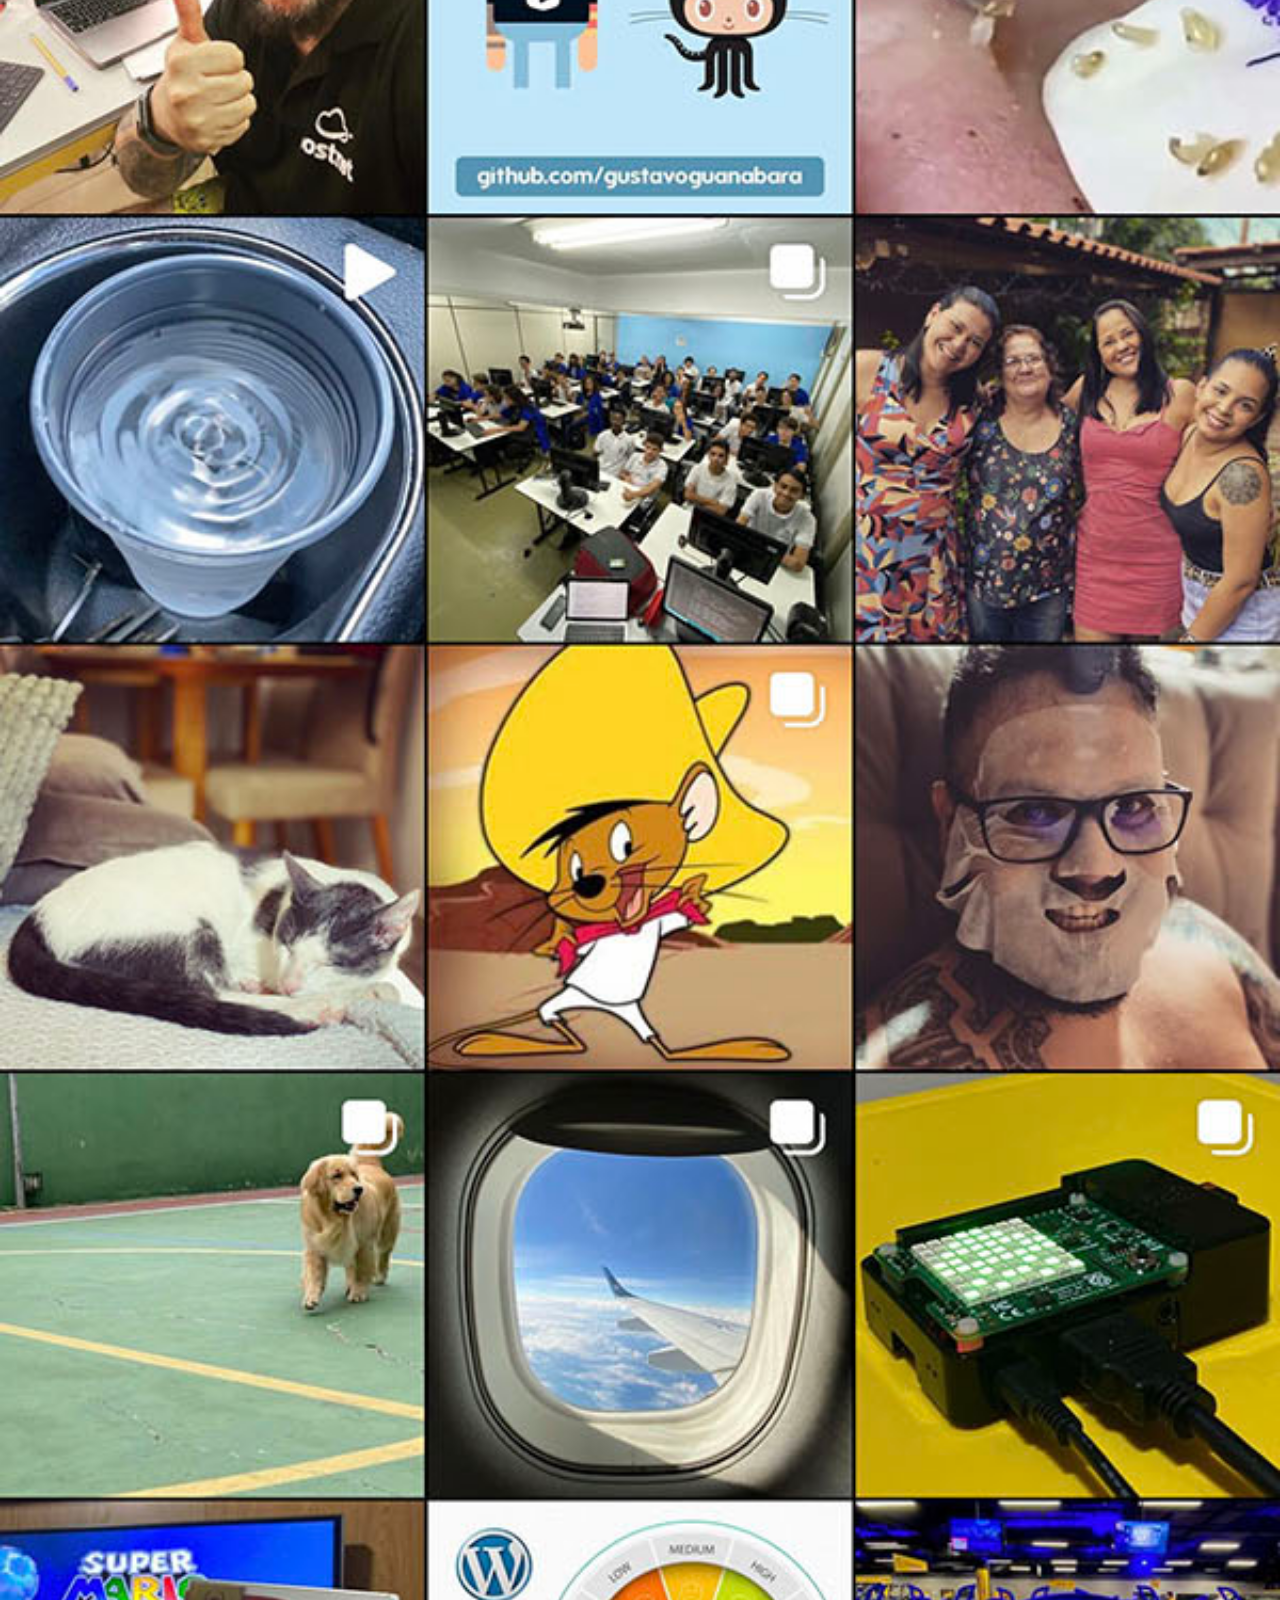
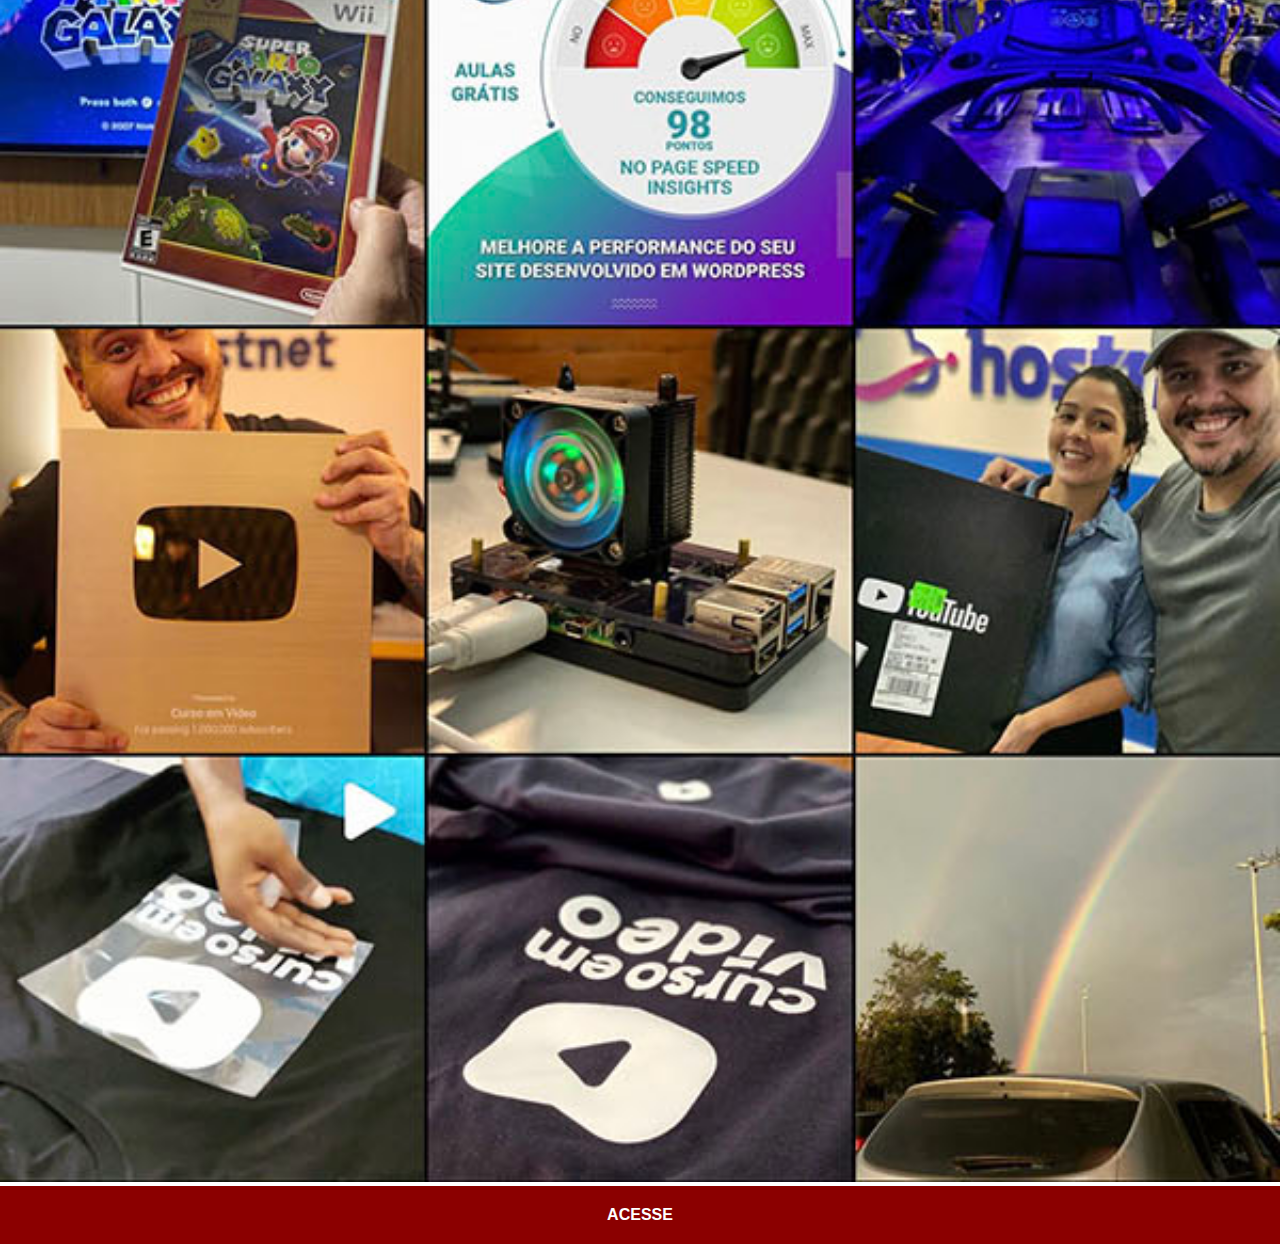
<file: instagram.html>
<!DOCTYPE html>
<html lang="pt-br">
  <head>
    <meta charset="UTF-8" />
    <meta http-equiv="X-UA-Compatible" content="IE=edge" />
    <meta name="viewport" content="width=device-width, initial-scale=1.0" />
    <title>Instagram</title>
    <link rel="stylesheet" href="estilos/social.css">
   
  </head>
  <body>
    <img src="imagens/tela-instagram.jpg" alt="Instagram" />
    <a href="https://www.instagram.com/gustavoguanabara/" target="_blank">
      ACESSE</a
    >
  </body>
</html>
</file>
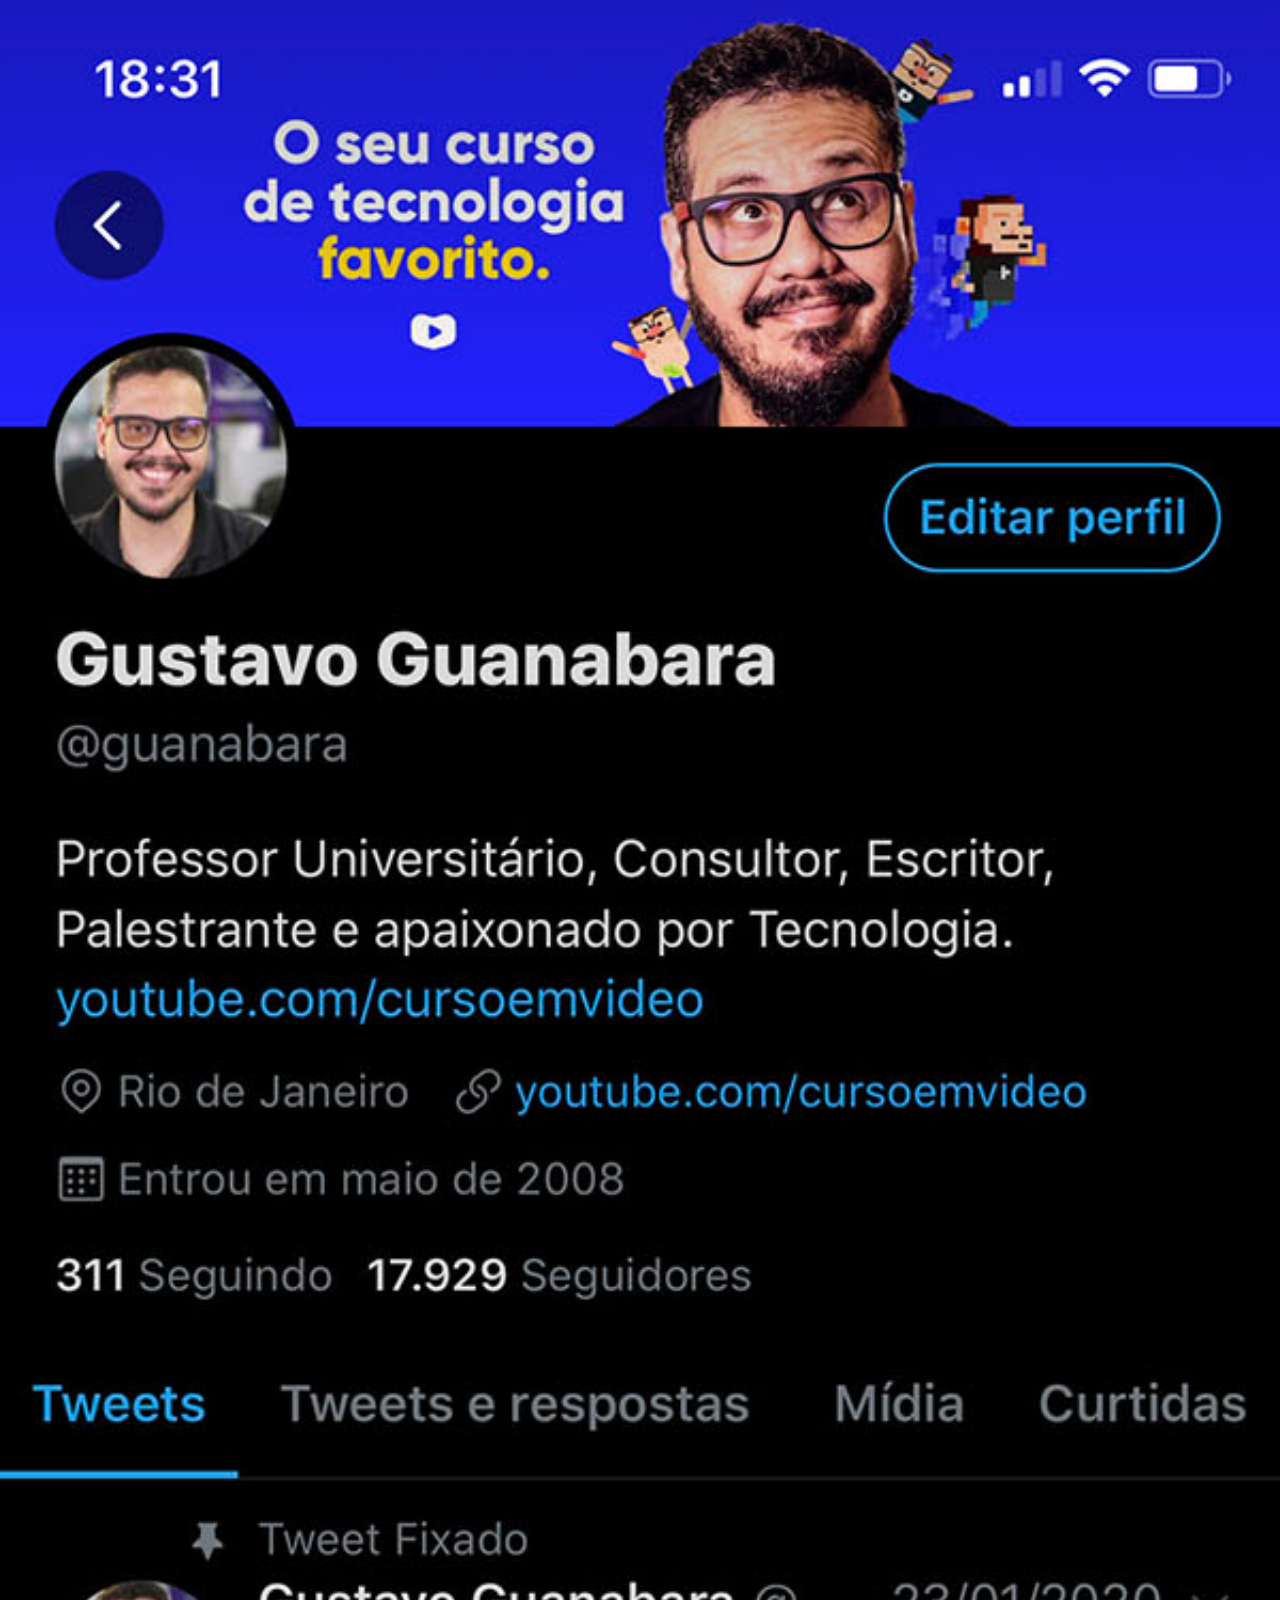
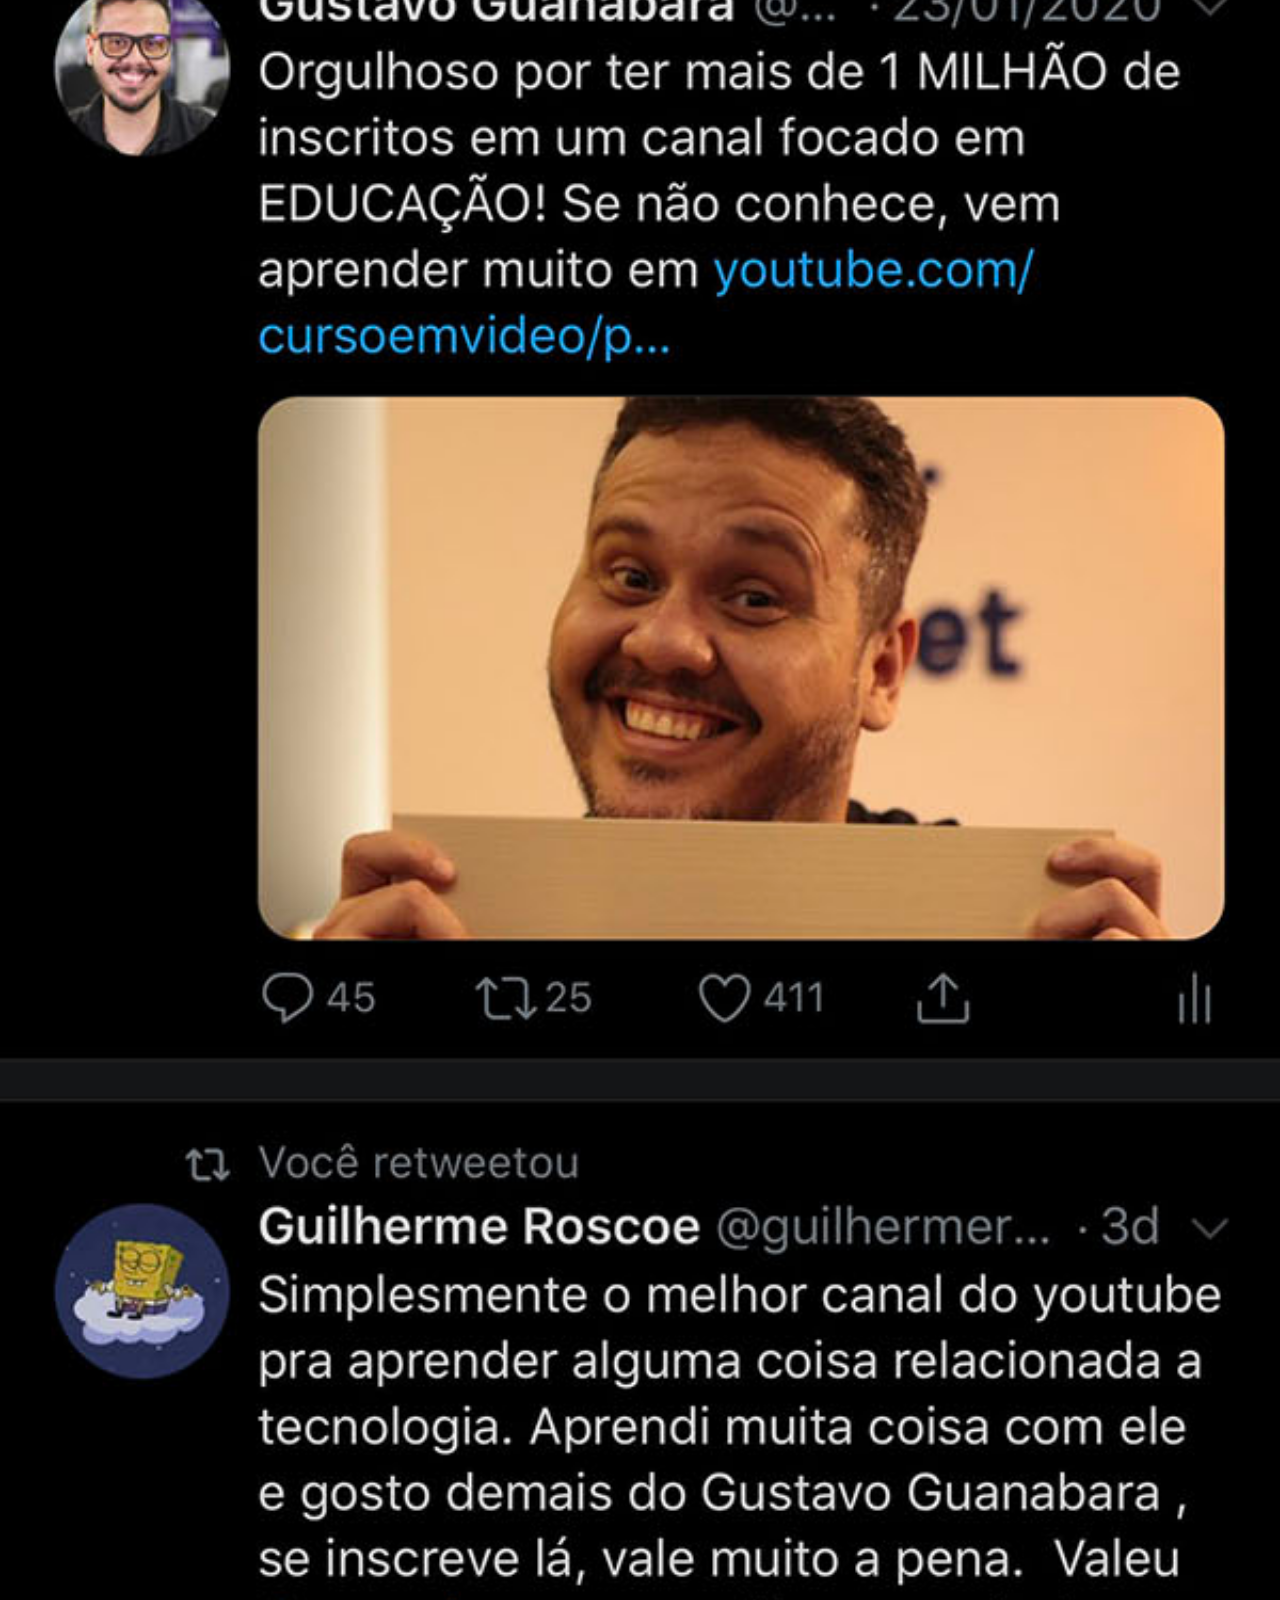
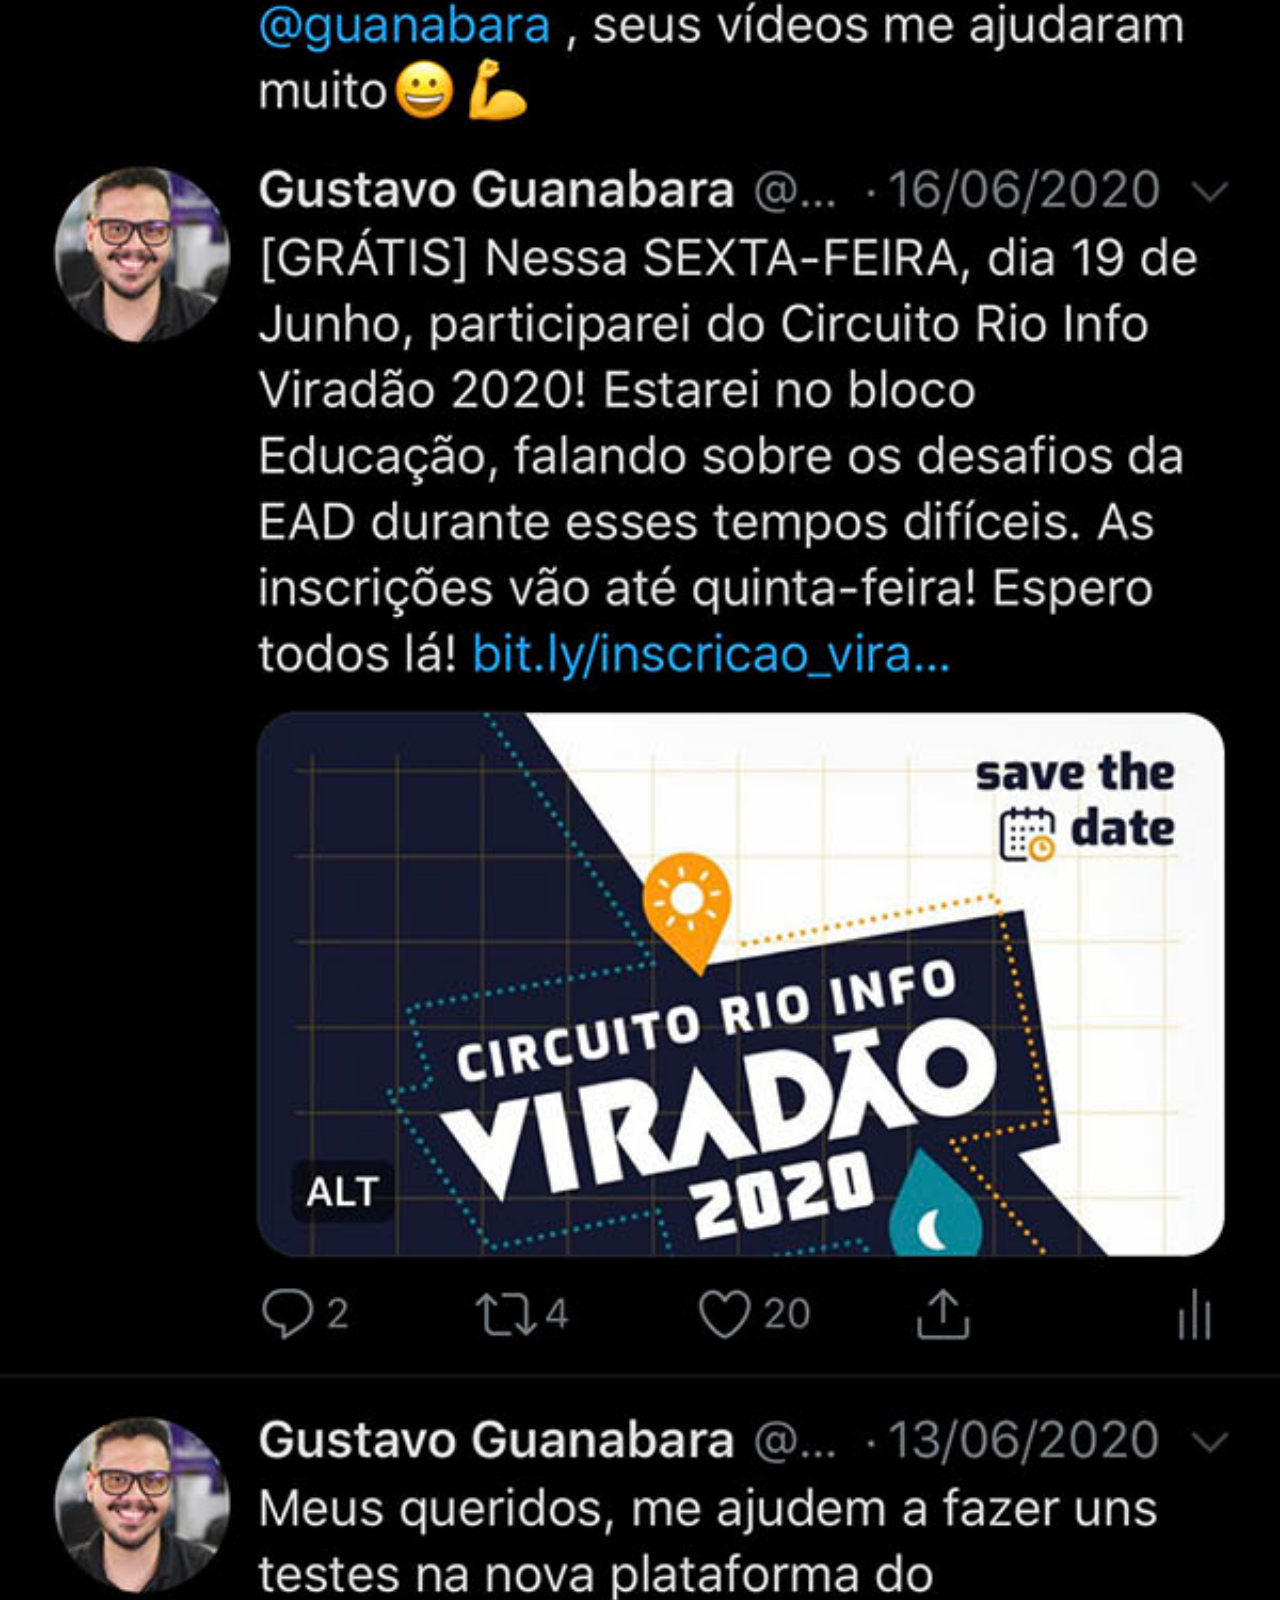
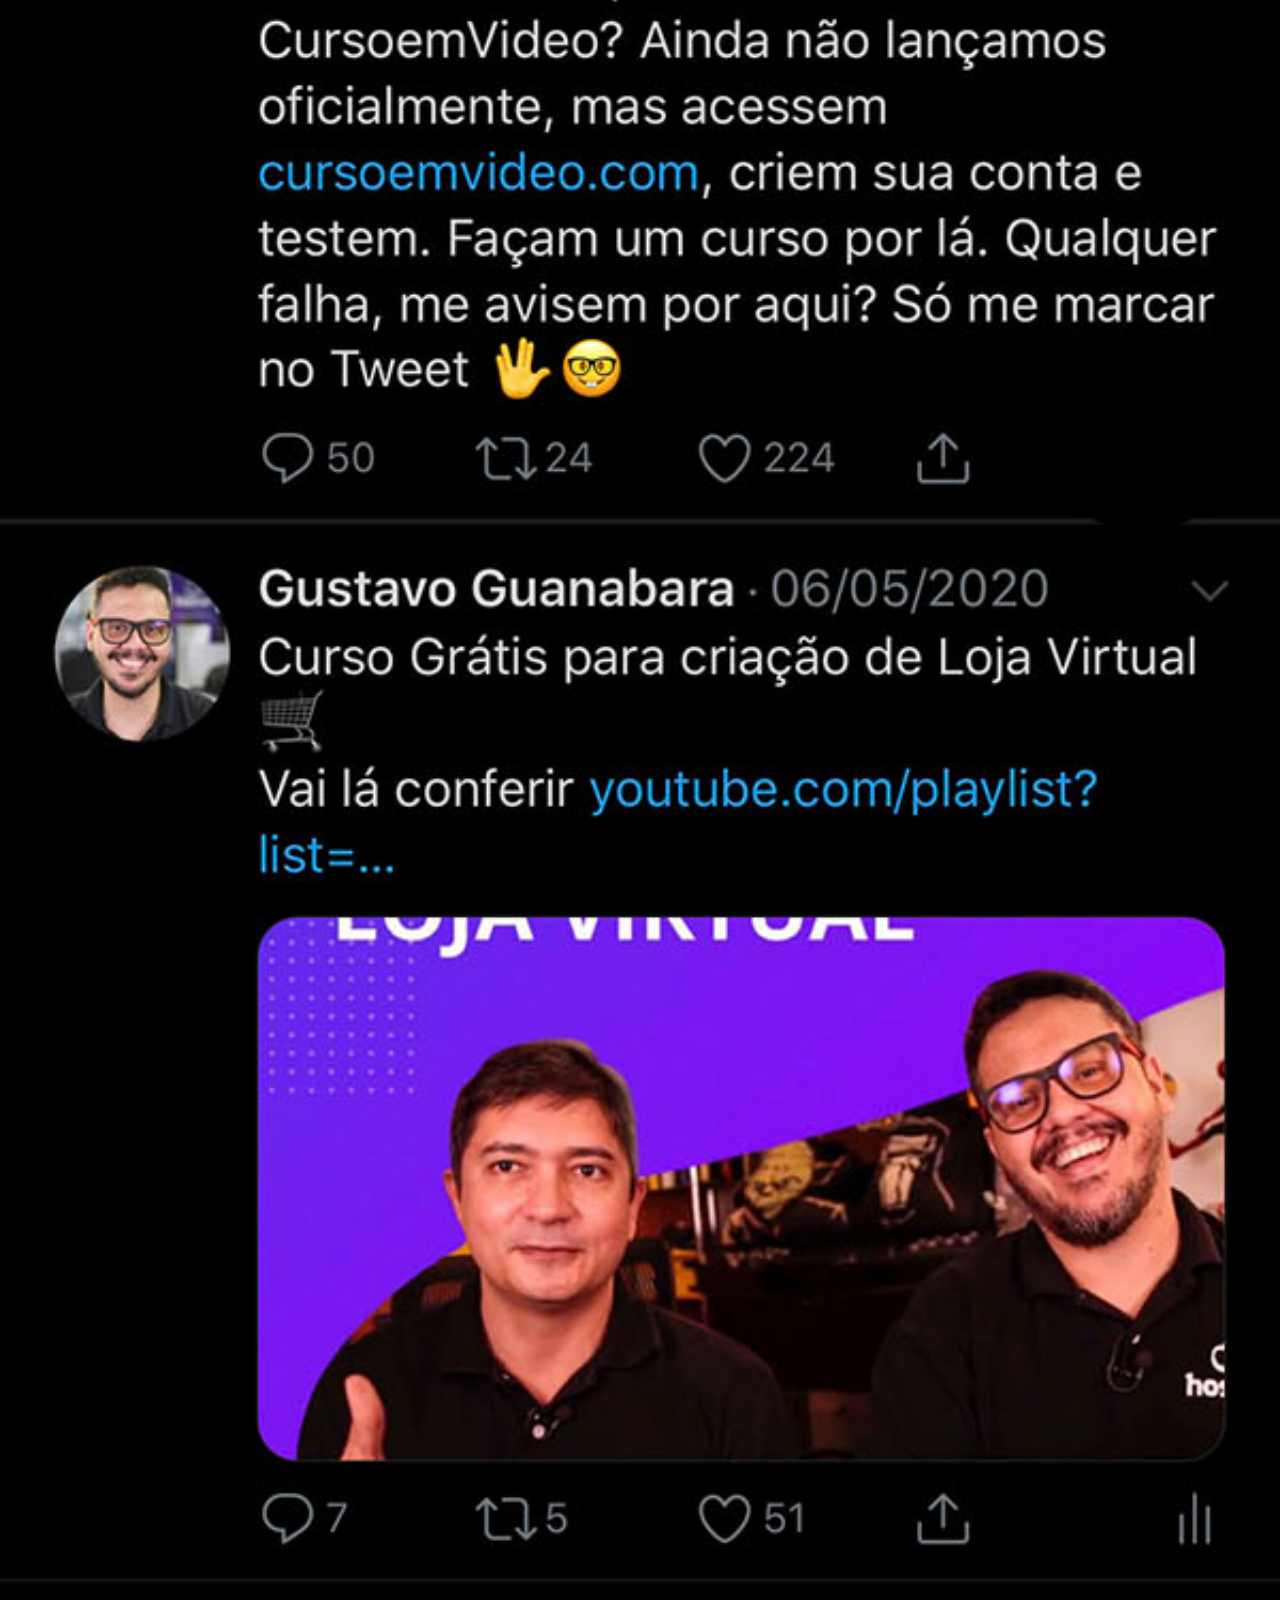
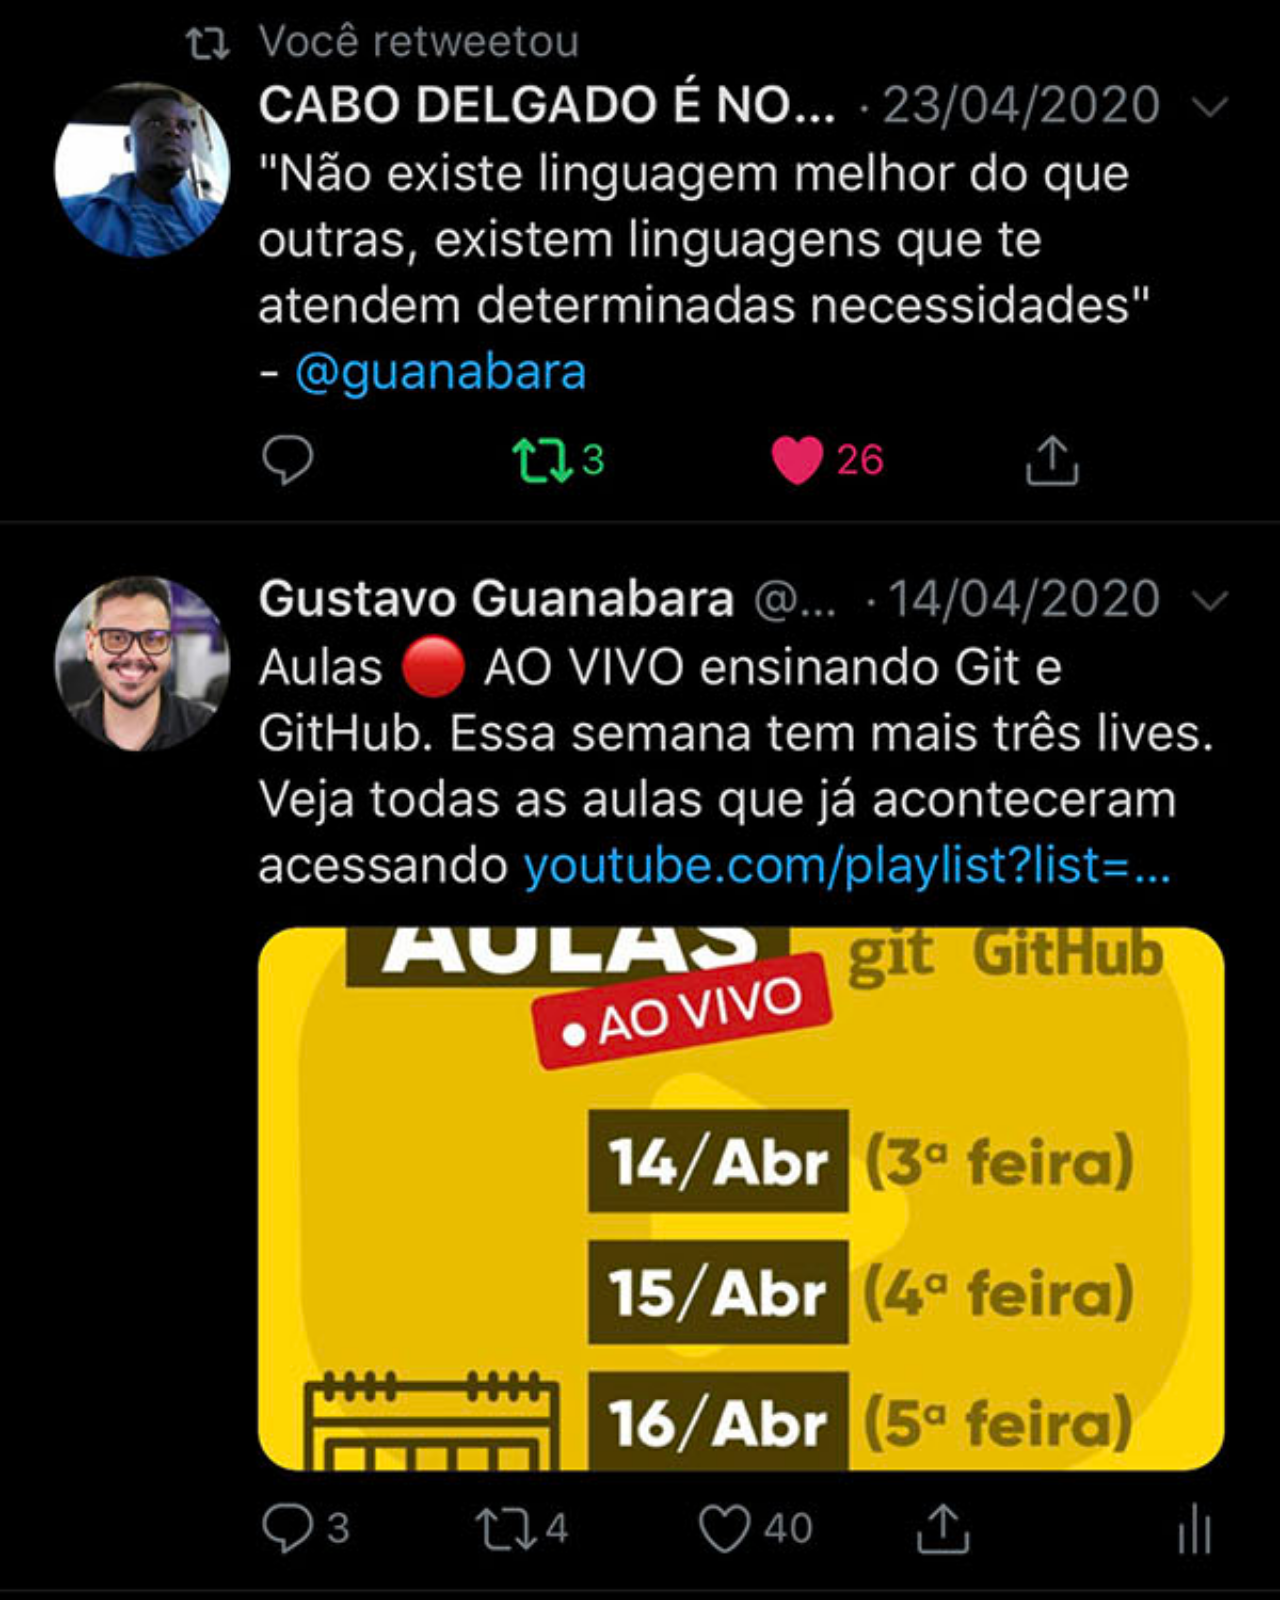
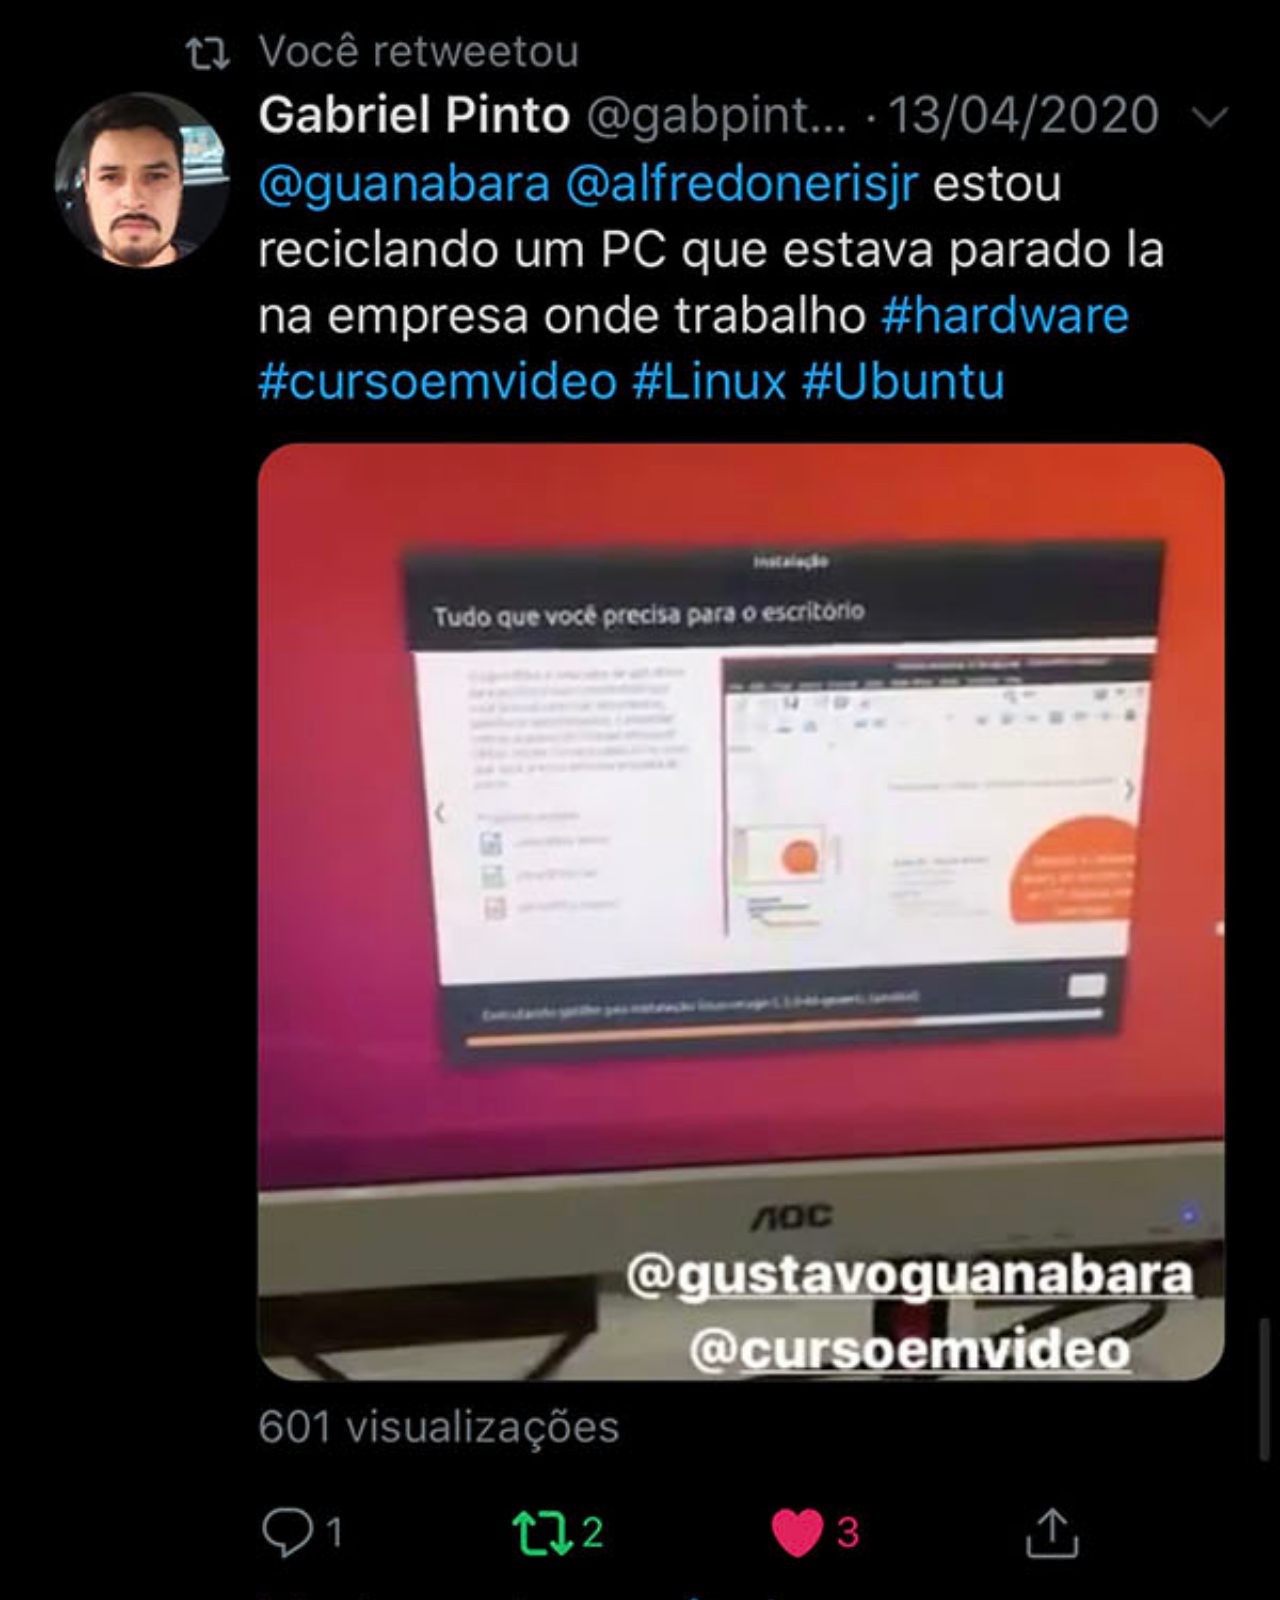
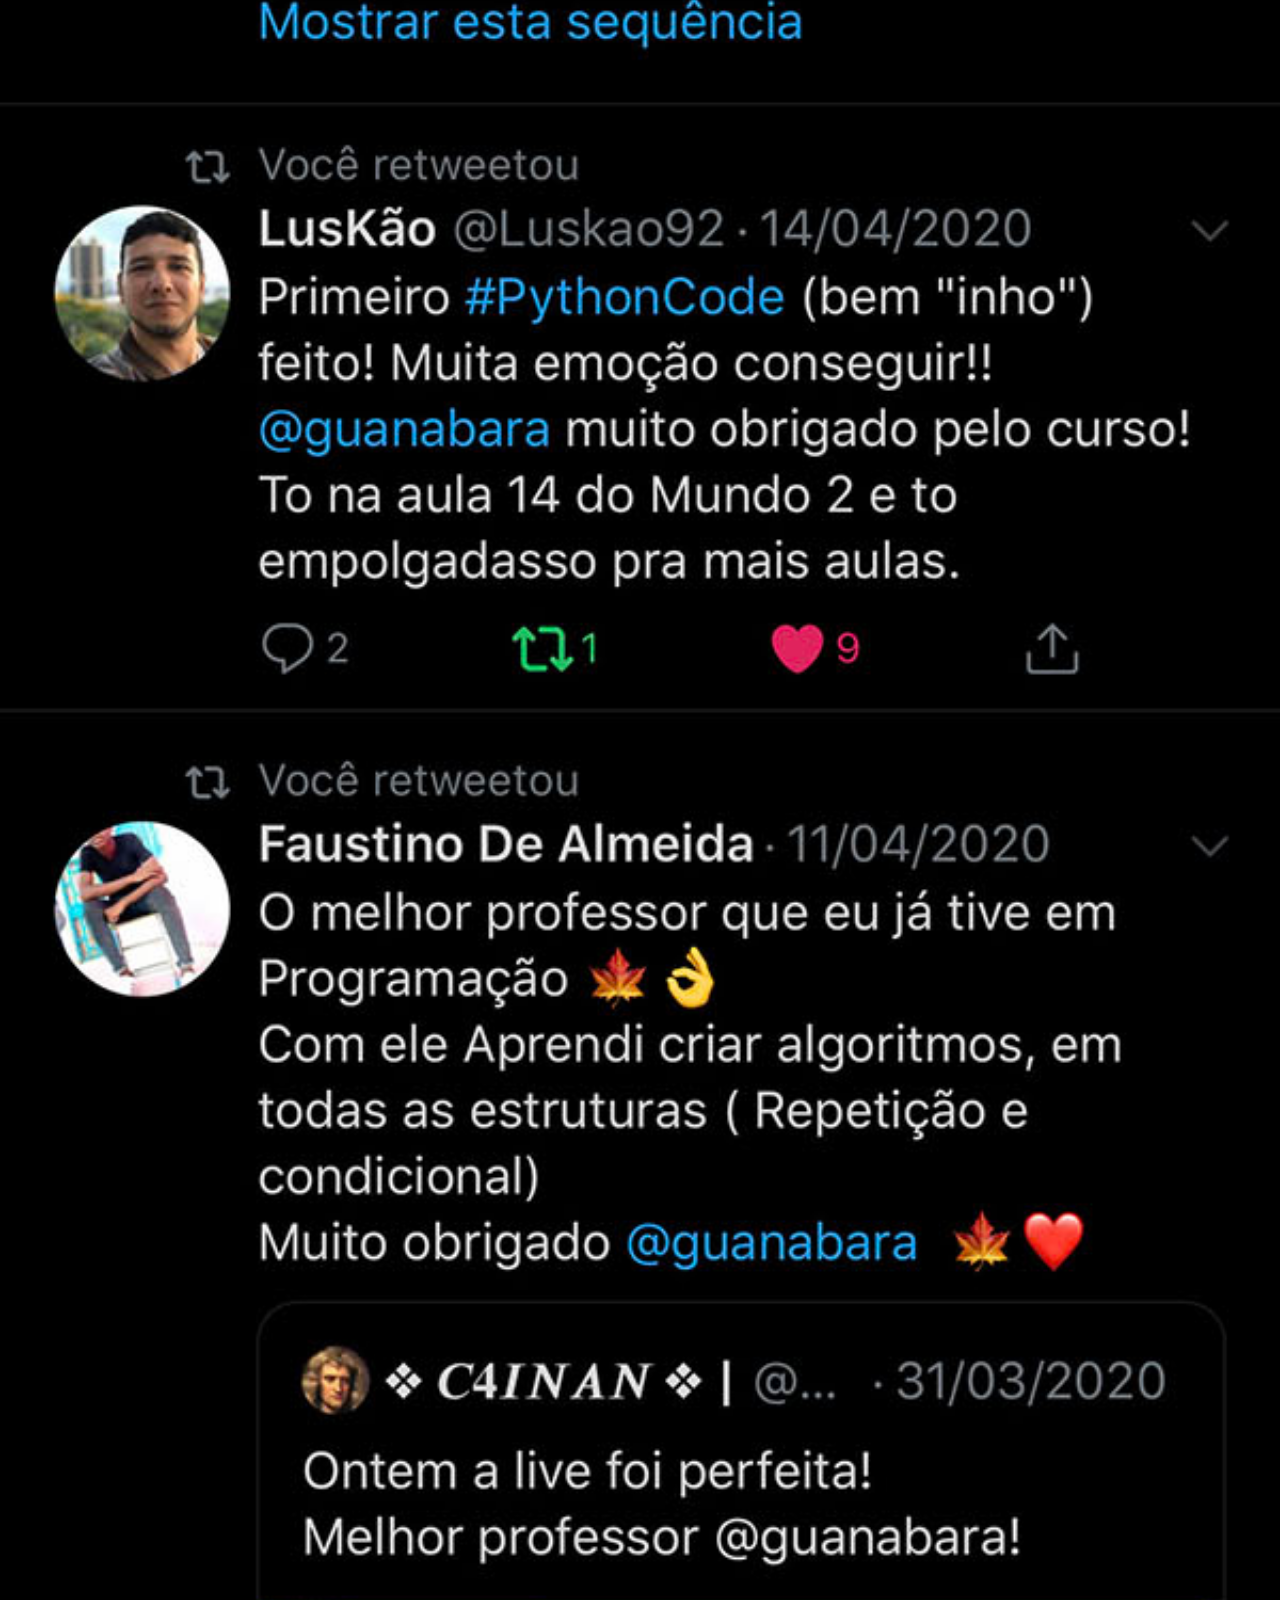
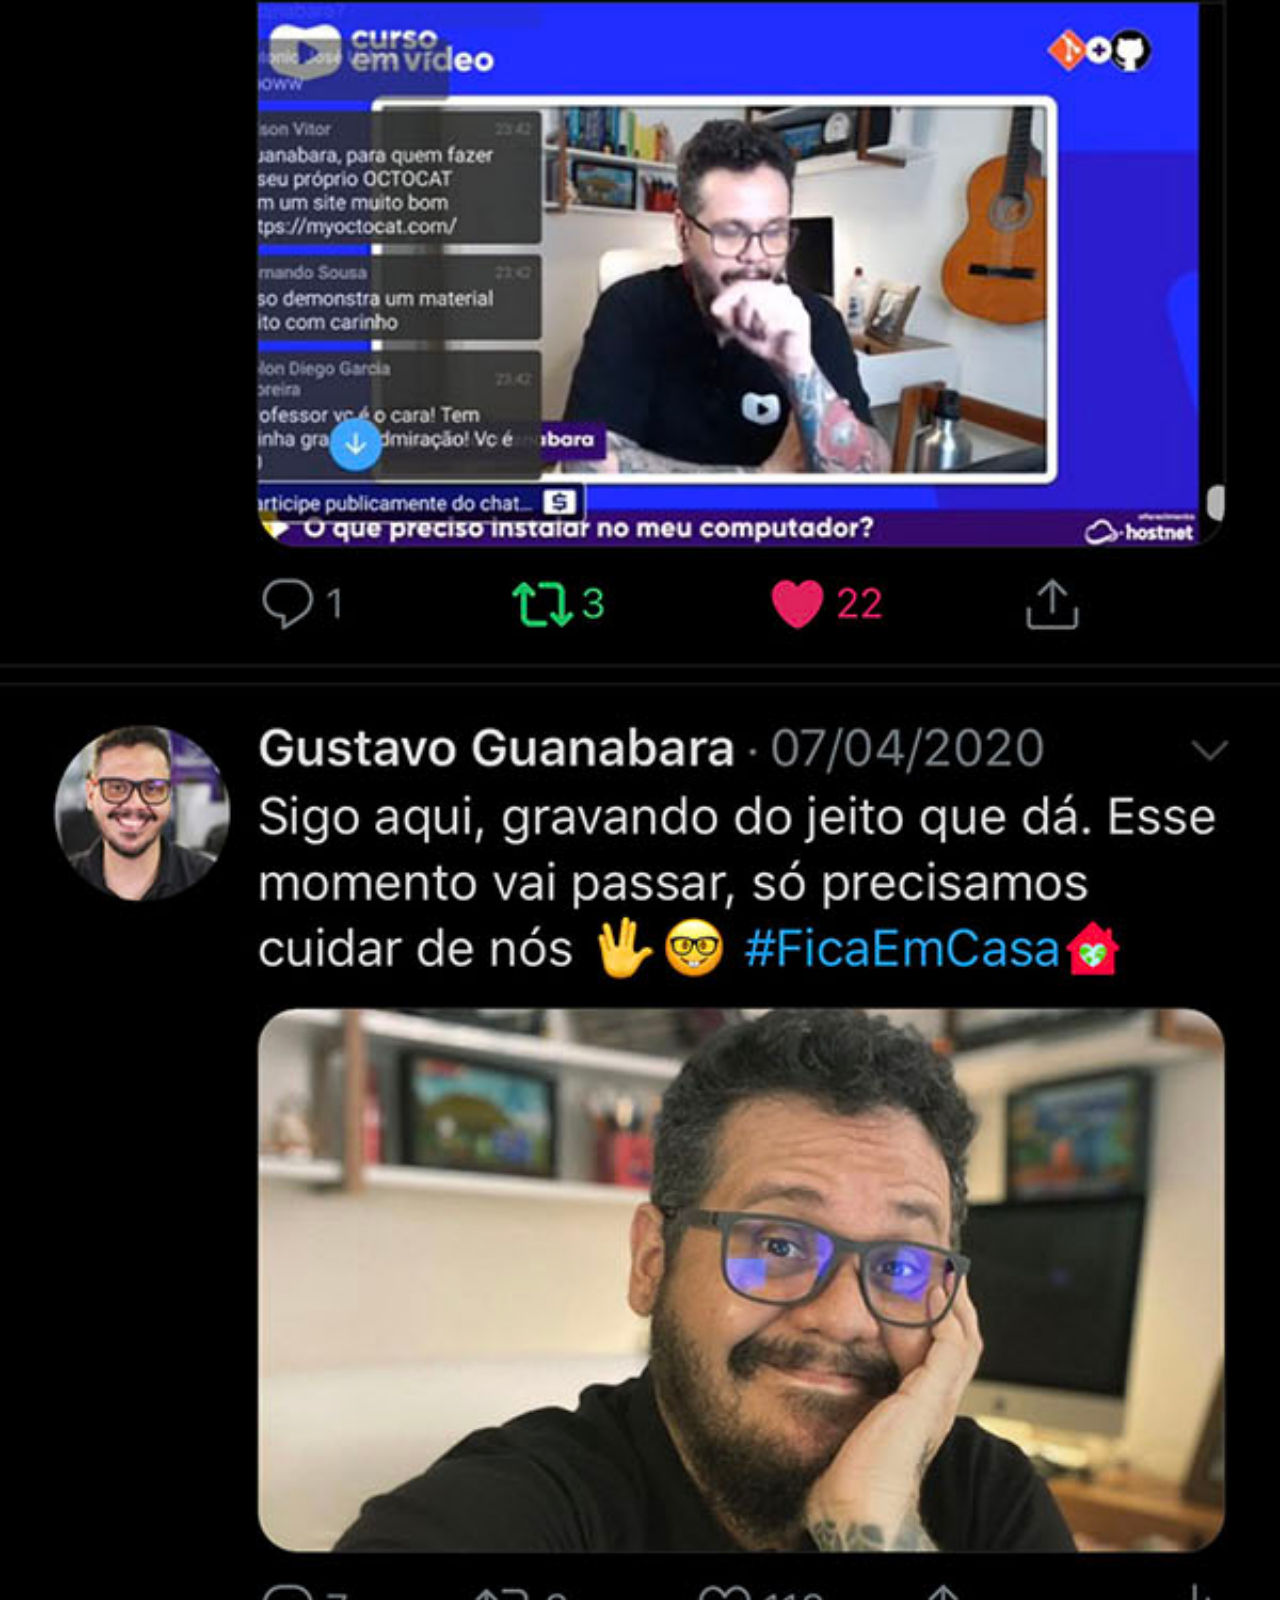
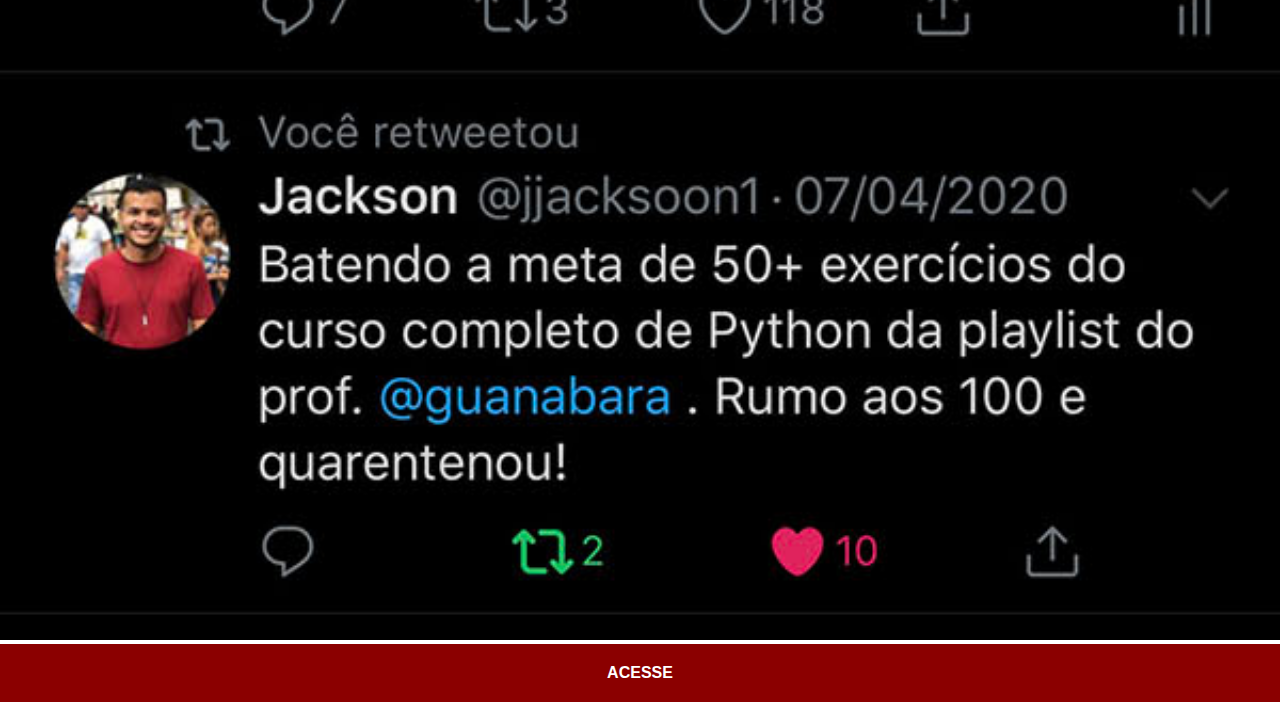
<file: twitter.html>
<!DOCTYPE html>
<html lang="pt-br">
  <head>
    <meta charset="UTF-8" />
    <meta http-equiv="X-UA-Compatible" content="IE=edge" />
    <meta name="viewport" content="width=device-width, initial-scale=1.0" />
    <title>Twitter</title>
    <link rel="stylesheet" href="estilos/social.css">
   
  </head>
  <body>
    <img src="imagens/tela-twitter.jpg" alt="Twitter" />
    <a href="https://twitter.com/guanabara" target="_blank">
      ACESSE</a
    >
  </body>
</html>
</file>
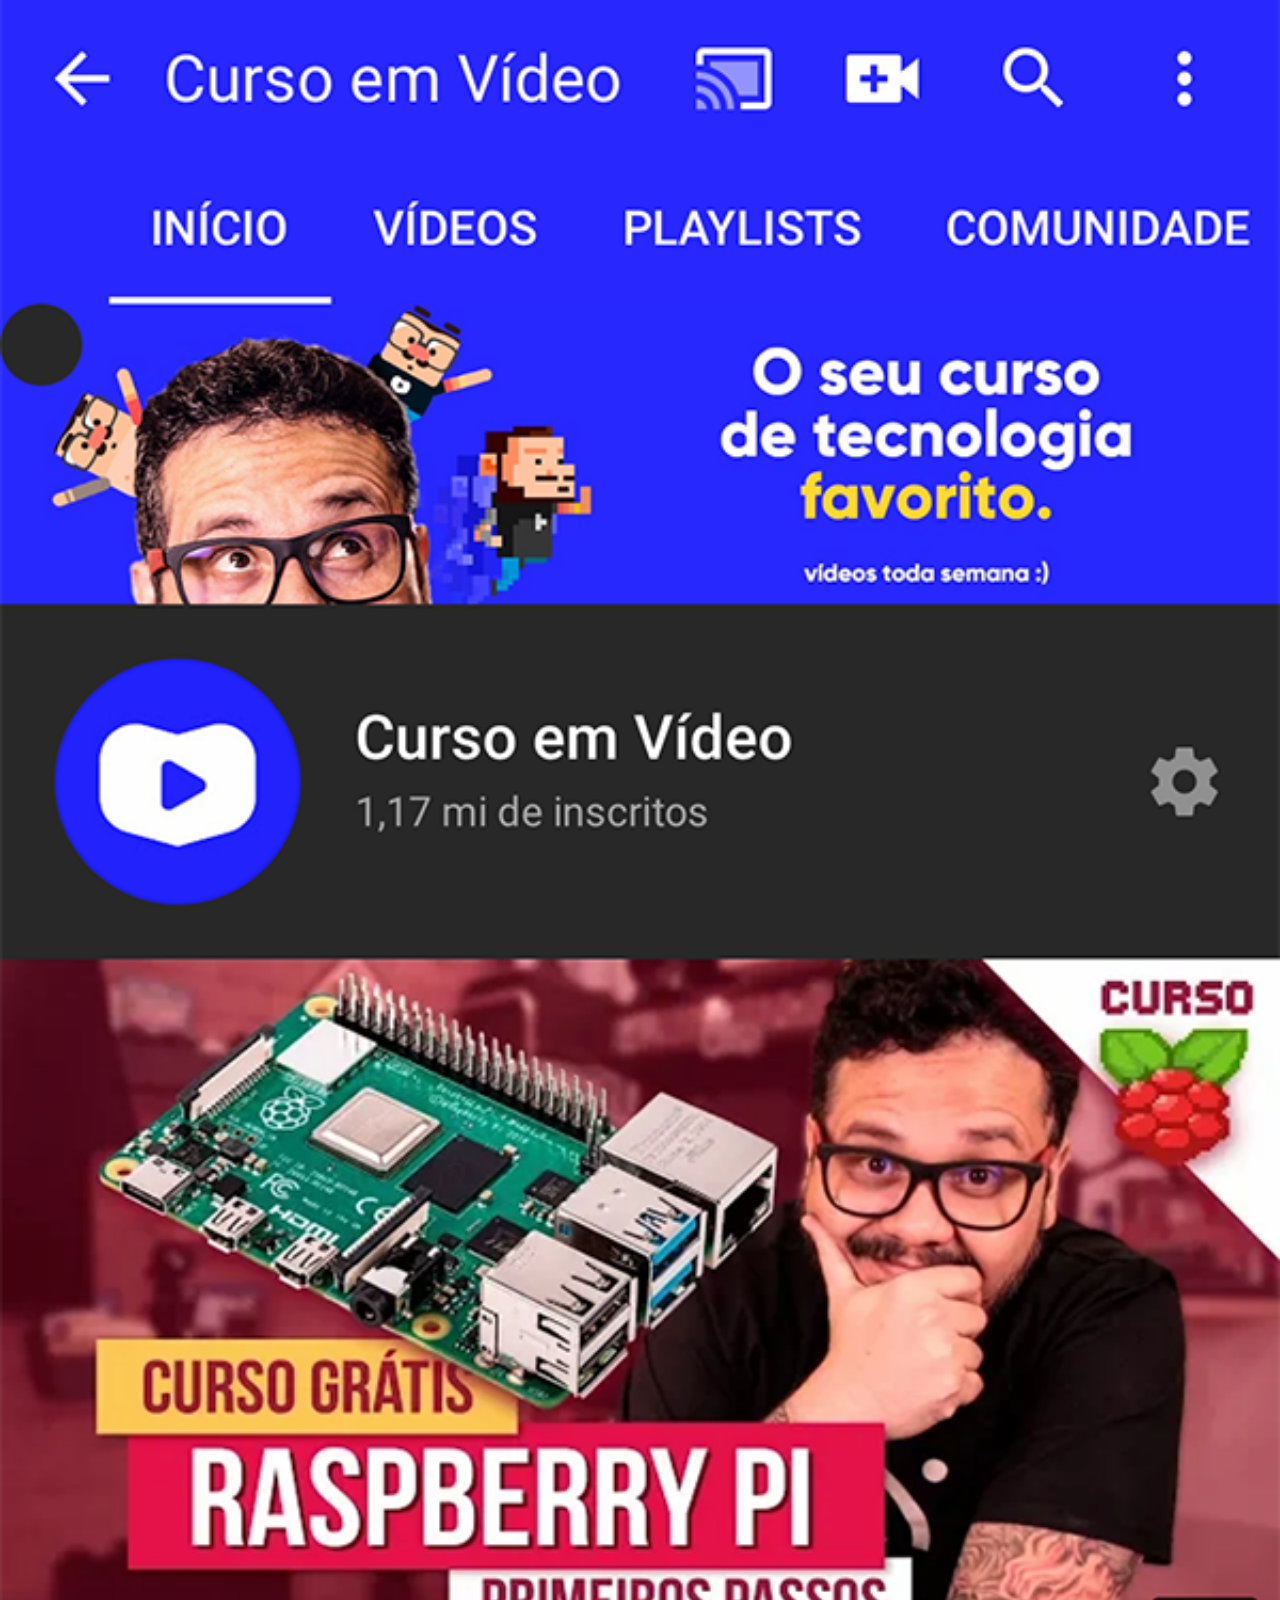
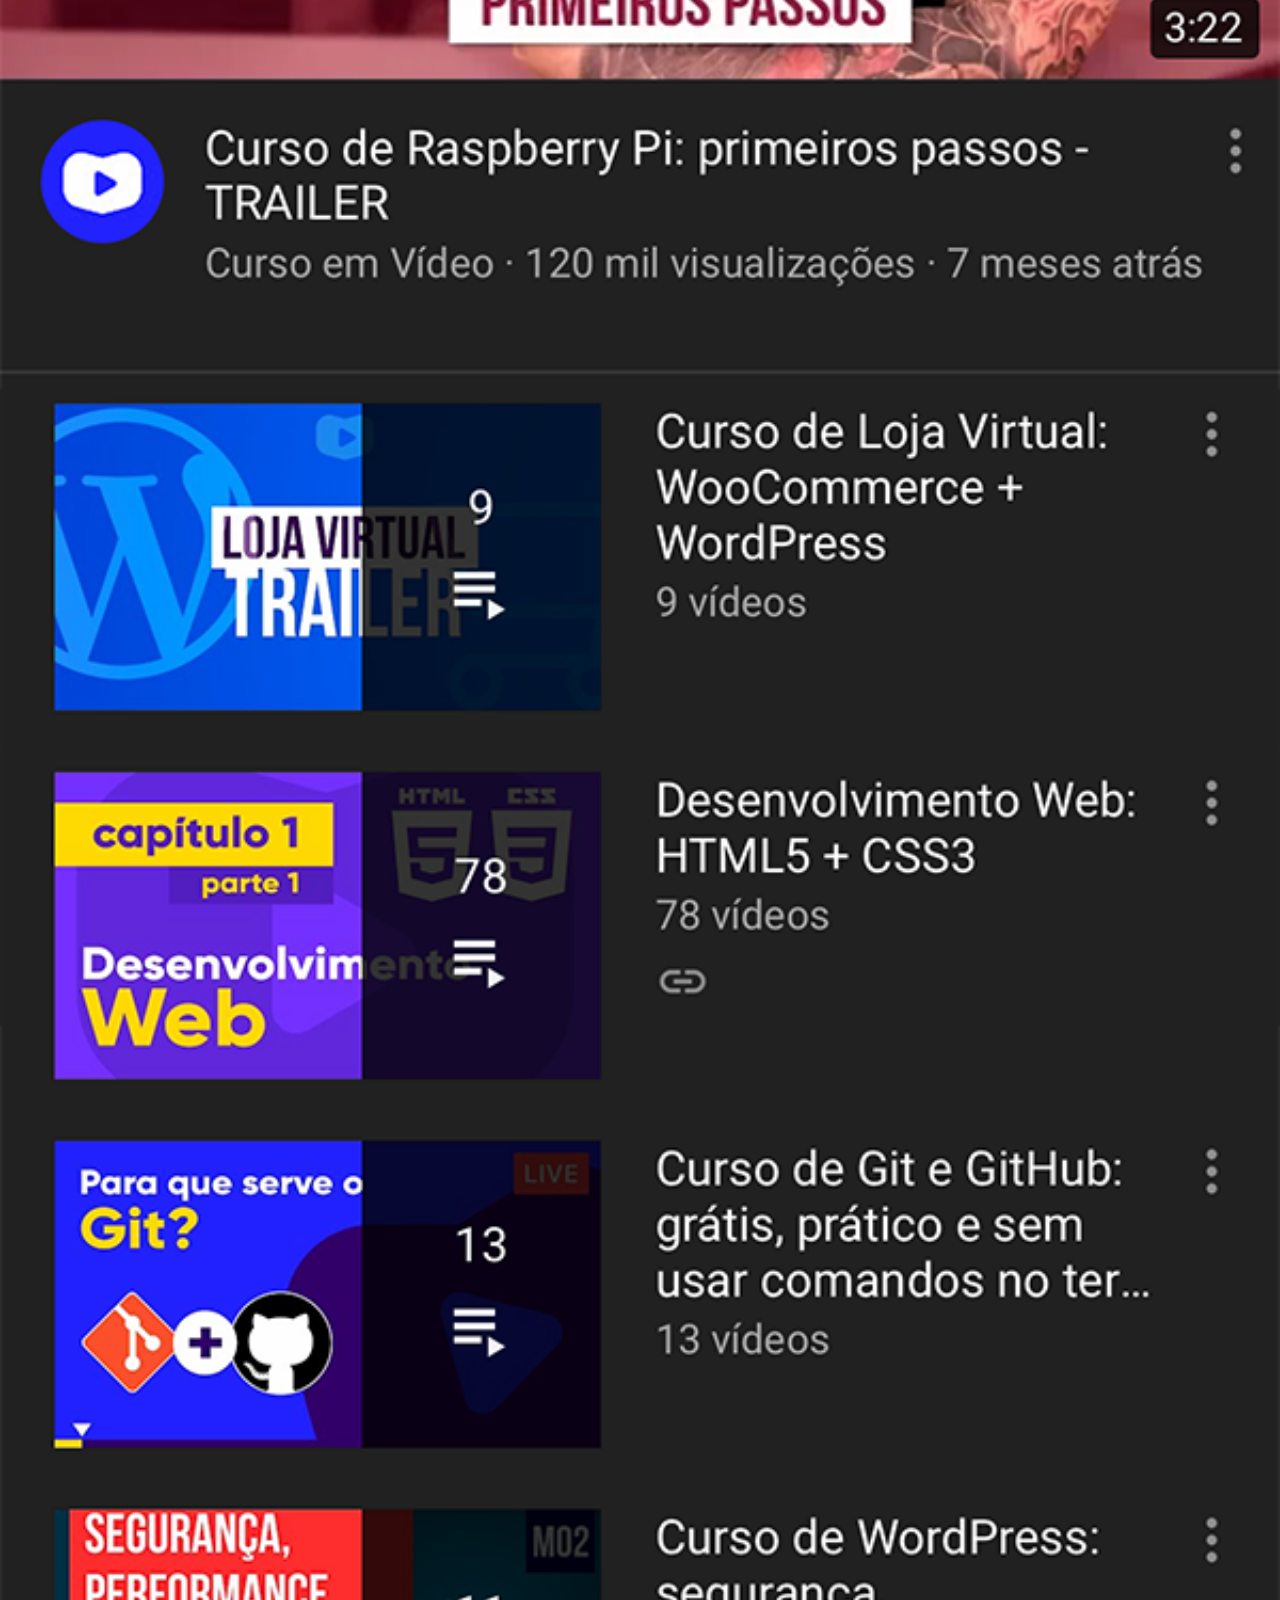
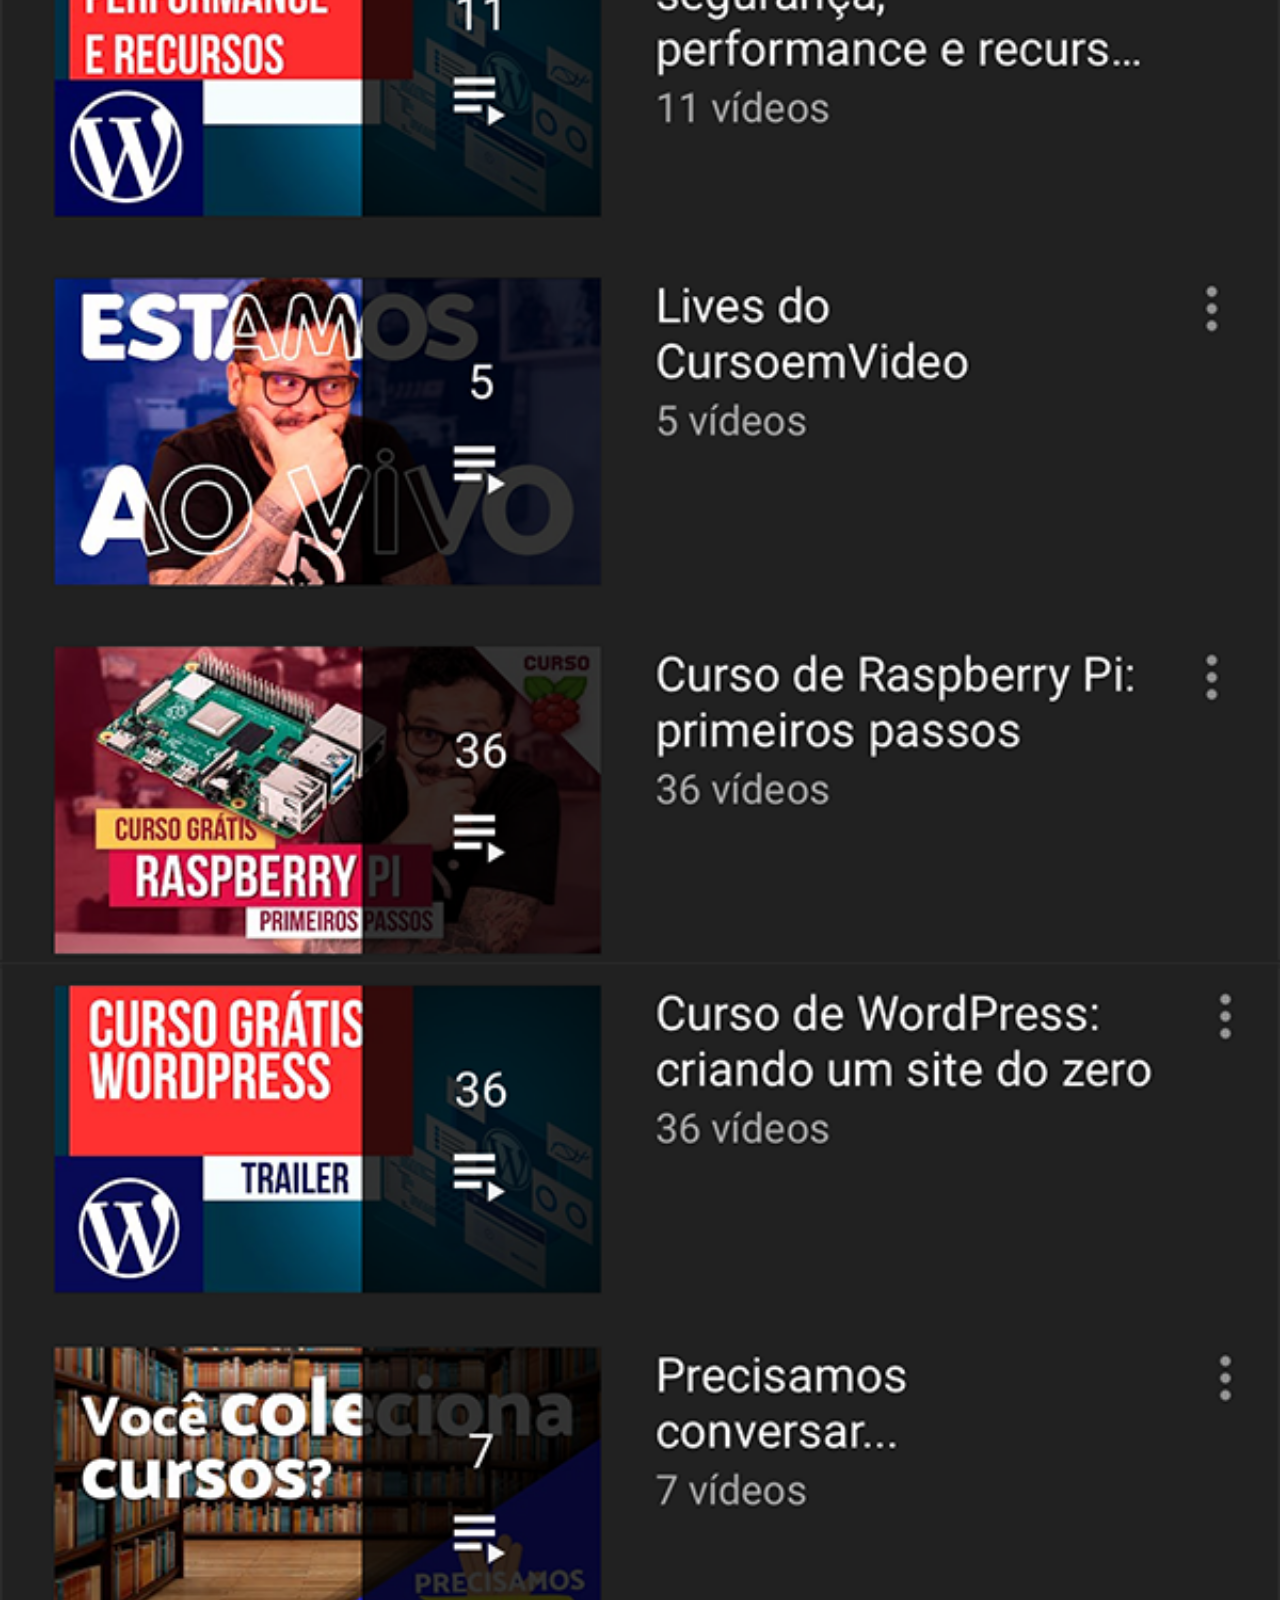
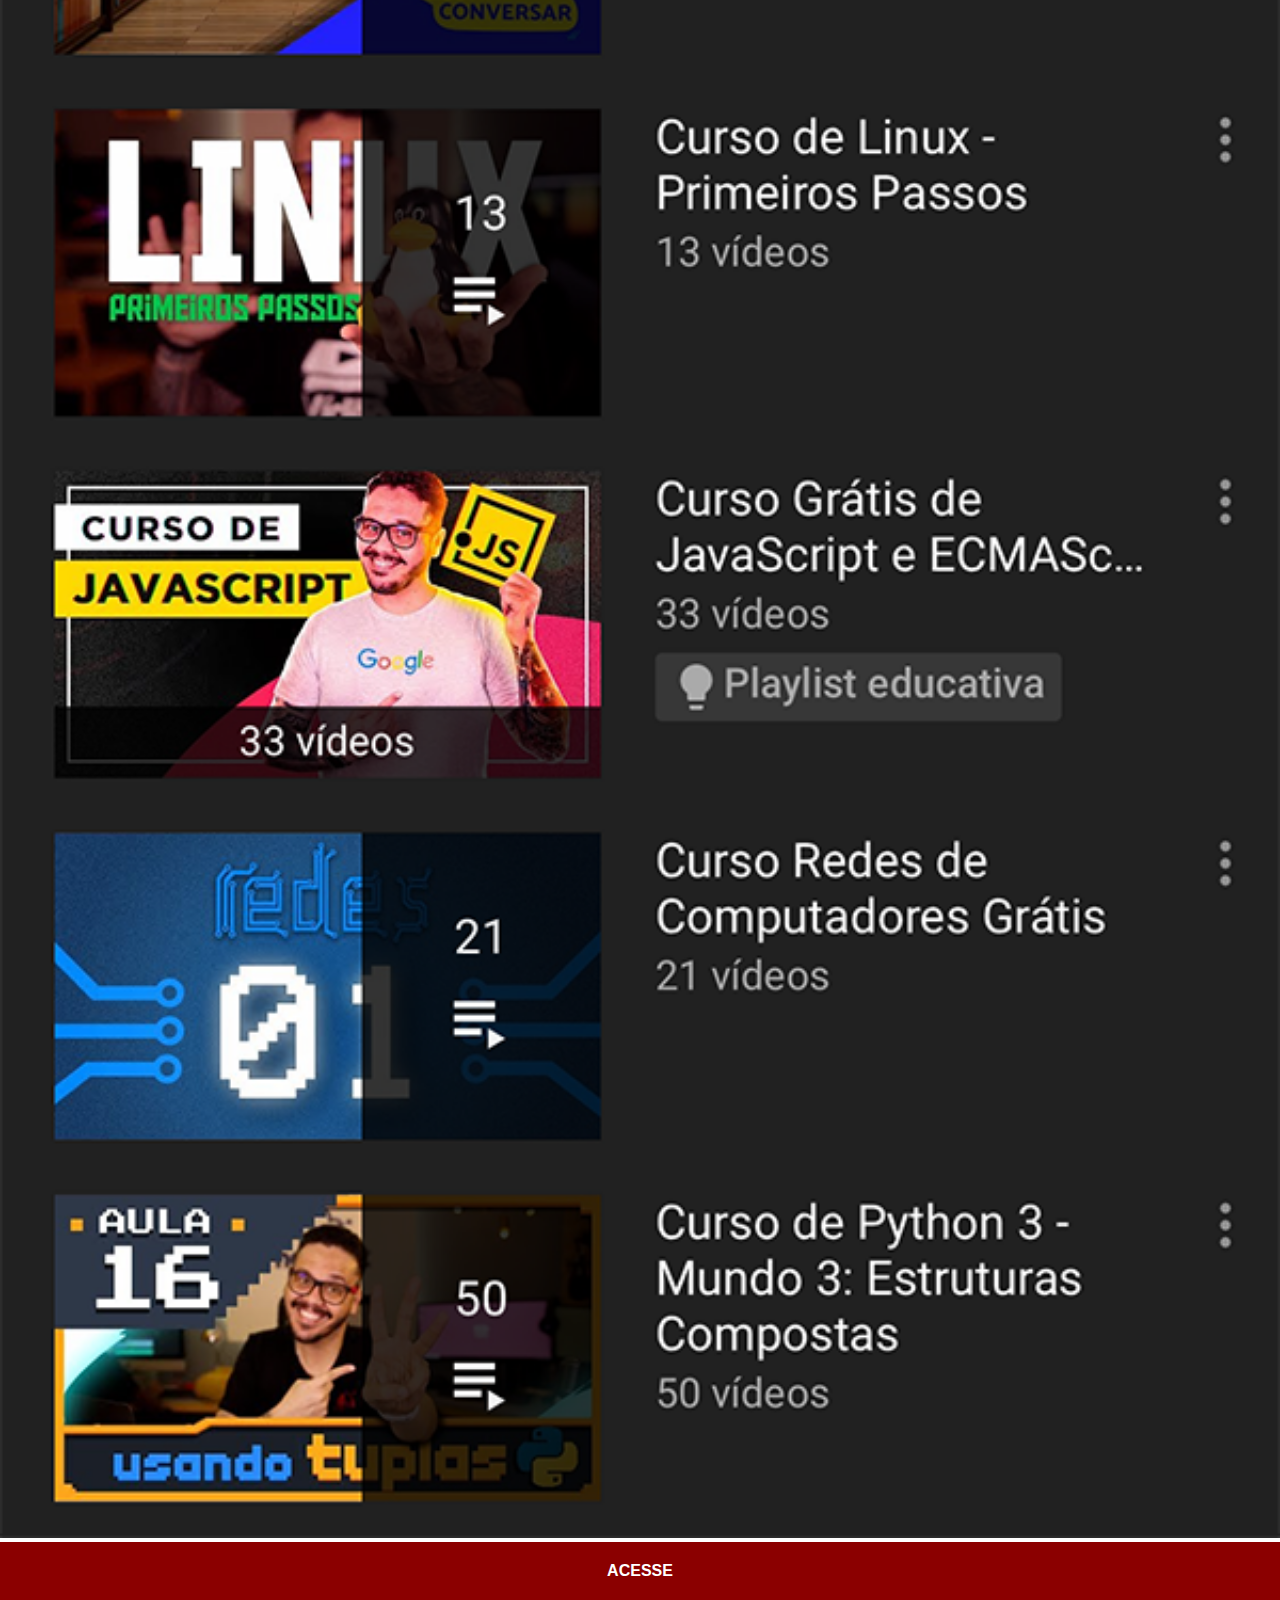
<file: youtube.html>
<!DOCTYPE html>
<html lang="pt-br">
  <head>
    <meta charset="UTF-8" />
    <meta http-equiv="X-UA-Compatible" content="IE=edge" />
    <meta name="viewport" content="width=device-width, initial-scale=1.0" />
    <title>Youtube</title>
    <link rel="stylesheet" href="estilos/social.css">
   
  </head>
  <body>
    <img src="imagens/tela-youtube.png" alt="Youtube" />
    <a href="https://www.youtube.com/@CursoemVideo/playlists" target="_blank">
      ACESSE</a
    >
  </body>
</html>
</file>
<file: estilos/style.css>
@charset "UTF-8";
* {
  margin: 0px;
  padding: 0px;
  font-family: Arial, Helvetica, sans-serif;
}

html,
body {
  height: 100vh;
  width: 100vw;
  background-color: black;
}

body {
  background: url("../imagens/fundo-madeira.jpg") no-repeat top center;
  background-size: cover;
  background-attachment: fixed;
}

main {
  height: 100vh;
  position: relative;
}

section#telefone {
  position: absolute;
  top: 50%;
  left: 50%;
  transform: translate(-50%, -50%);
  height: 627px;
  width: 311px;

  background: url("../imagens/frame-iphone.png") no-repeat;
}
iframe#tela {
  position: relative;
  top: 80px;
  left: 22px;
  width: 267px;
  height: 471px;
}
  section#redes-sociais {
    text-align: right;
  }

section#redes-sociais img {
  width: 50px;
  margin: 10px;
  border-radius: 50%;
  box-shadow: 2px 2px 5px rgba(0, 0, 0, 0.4);
  box-sizing: border-box;
}

section#redes-sociais img:hover {
  border: 2px solid rgba(255, 255, 255, 0.637);
  transform: translate(-3px, -3px);
  box-shadow: 5px 5px 10px rgba(0, 0, 0, 0.623);
  transition: transform 0.5s, border 1s;
}
</file>
<file: estilos/social.css>
@charset "UTF-8";

* {
    margin: 0px;
    padding: 0px;
    font-family: Arial, Helvetica, sans-serif;
  }

  ::-webkit-scrollbar {
    width: 0px;
    height: 0px;
  }

  img {
    width: 100vw;
  }

  a {
    display: block;
    background-color: darkred;
    color: white;
    padding: 20px;
    text-align: center;
    font-weight: bolder;
    text-decoration: none;
  }
  a :hover{
    background-color: red;
  }
</file>
